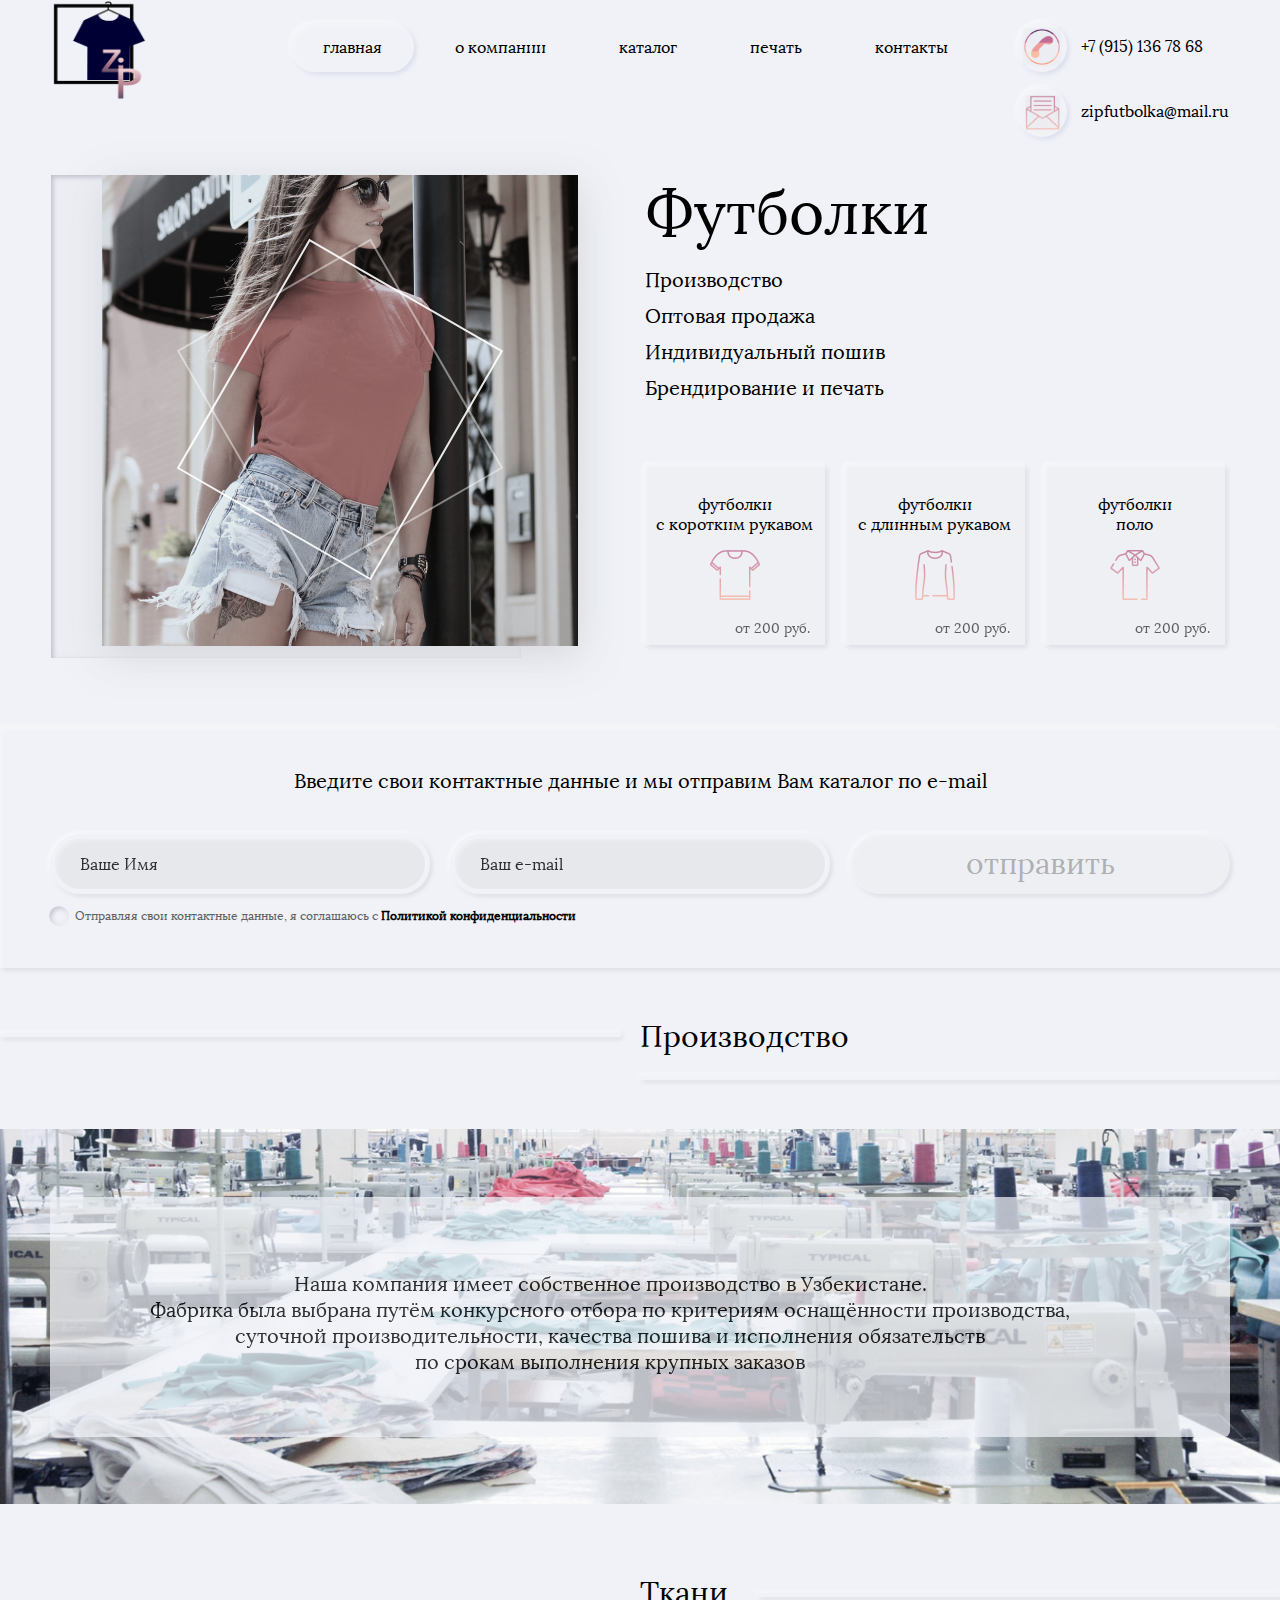
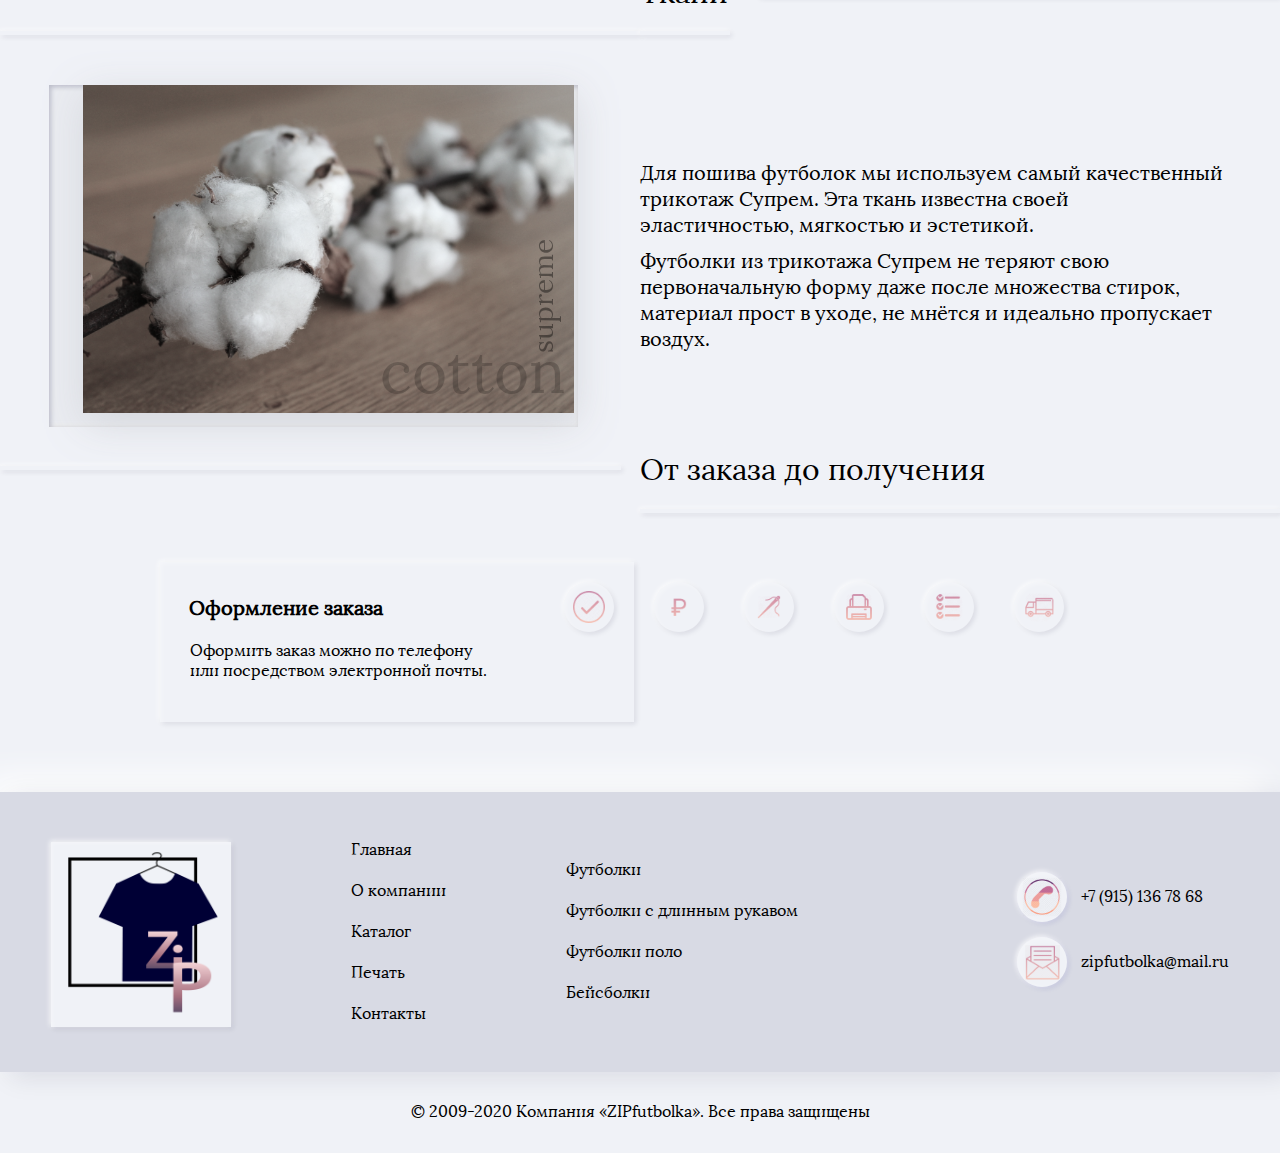
<file: index.html>
<!DOCTYPE html>
<html>
<head>
    <title>ZIPfutbolka</title>
	<meta charset="utf-8"/>
    <link type="text/css" rel="stylesheet" href="styles/index.css" />
    <link type="text/css" rel="stylesheet" href="styles/indexstyle.css" />
	<link rel="shortcut icon" href="images/logo.png" type="image/png">	
	<script src="https://ajax.googleapis.com/ajax/libs/jquery/3.5.1/jquery.min.js"></script>
	<script src="scripts/index_jq.js"></script>
	<script src="scripts/sendjs.js"></script>
</head>
<body>
    <div class="header-panel">
        <div class="header-panel-logo"><img class="logo" src="images/logo.png" /></div>
        <div class="header-panel-menu">
            <ul>
                <li class="active">главная</li>
                <a href="about"><li>о компании</li></a>
                <a href="catalog"><li>каталог</li></a>
                <a href="print"><li>печать</li></a>
                <a href="contacts"><li>контакты</li></a>
            </ul>
        </div>
        <div class="header-panel-contacts">
            <div>
                <div class="contact-icon phone">
                    <img src="images/phone.png" width="40" height="40"/>
                </div>
                <div class="inline-elem contact-description">+7 (915) 136 78 68</div>
            </div>
            <div>
				<div class="contact-icon mail">
					<img src="images/mail.png" width="35" height="35"/>
				</div>
				<div class="inline-elem contact-description">zipfutbolka@mail.ru</div>
			</div>
        </div>
    </div>
	<div class="main-content">
		<div class="image-block">
			<div class="image-shadow"></div>
			<div class="redtsh"><img src="images/index/redtsh.png"/></div>
			<div class="rectangle-decorate1">
			</div>
			<div class="rectangle-decorate2">
			</div>
		</div>
		<div class="text-block">
			<div class="text-block-caption">Футболки</div>
			<div class="actes">
			Производство<br/>
			Оптовая продажа<br/>
			Индивидуальный пошив<br/>
			Брендирование и печать<br/>
			</div>
			<div class="tsh-panels">
				<a href="catalog#catalog"><div class="tsh-panel">
					<div class="tsh-panel-text">
						футболки<br/>с коротким рукавом
					</div>
					<img src="images/index/shorttsh.png" width="50px" height="50px"/>
					<div class="tsh-panel-price">
						от 200 руб.
					</div>
				</div>
				</a>
				<a href="catalog#catalog">
				<div class="tsh-panel middle">
					<div class="tsh-panel-text">
						футболки<br/>с длинным рукавом
					</div>
					<img src="images/index/longtsh.png" width="50px" height="50px"/>
					<div class="tsh-panel-price">
						от 200 руб.
					</div>
				</div>
				</a>
				<a href="catalog#catalog">
				<div class="tsh-panel">
					<div class="tsh-panel-text">
						футболки<br/>поло
					</div>
					<img src="images/index/polo.png" width="50px" height="50px"/>
					<div class="tsh-panel-price">
						от 200 руб.
					</div>
				</div>
				</a>
			</div>
		</div>
	</div>
	<div class="feedback-panel">
		<div class="feedback-caption">
			Введите свои контактные данные и мы отправим Вам каталог по e-mail
		</div>
		<div class="inputs-panel">
				<div class="input-block">
					<input class="text-input" name="name-input" type="text" placeholder="Ваше Имя"  value="" onchange="privacyInputCheck()"/>
				</div>
				<div class="input-block">
					<input class="text-input" name="phonemail-input" type="text" placeholder="Ваш e-mail" value="" onchange="privacyInputCheck()"/>
				</div>
				<div class="input-block">
					<input class="button-input" type="button" value="отправить" disabled="true"/>
				</div>
		</div>
		<div class="privacy-panel">
			<label class="privacy-input">
			<input class="custom-input" type="checkbox" onclick="privacyInputCheck()"/>
			<div class="custom-input-text"> Отправляя свои контактные данные, я соглашаюсь с&nbsp;<a href="privacy.pdf">Политикой конфиденциальности</a></div>
	</label>
		</div>
	</div>
	<div class="production-panel">
		<div class="production-line"></div>
		<div class="production-caption caption">
		Производство<div class="production-line-bottom"></div>
		</div>
	</div>	
	<div class="about-panel">
		<div class="about-text-panel">
			<div class="about-text">
			Наша компания имеет собственное производство в Узбекистане.<br/>Фабрика была выбрана путём конкурсного отбора по критериям оснащённости производства,<br/> суточной производительности, качества пошива и исполнения обязательств<br/> по срокам выполнения крупных заказов
			</div>			
		</div>
	</div>
	<div class="textile-panel">
		<div class="textile-left-block"></div>
		<div class="textile-right-block">
			<div class="textile-caption-block">
				<div class="textile-caption caption">Ткани
				<div class="textile-line-bottom"></div>
				</div>
			</div>
			<div class="textile-right-line-block">
				<div class="textile-line-right"></div>
			</div>
		</div>
	</div>
	<div class="textile-about-panel">
		<div class="textile-image-block">
			<div class="cotton-image-shadow"></div>
				<div class="cotton">
				<img height="328px" width="491px" src="images/index/cotton1.png"/>
			</div>
			<div class="cotton-decorate">cotton</div>
			<div class="supreme-decorate">supreme</div>
		</div>
		<div class="textile-about-text">
		Для пошива футболок мы используем самый качественный<br/> трикотаж Супрем. Эта ткань известна своей<br/> эластичностью, мягкостью и эстетикой.<br/>
		<div class="textile-about-text-p">Футболки из трикотажа Супрем не теряют свою<br/> первоначальную форму даже после множества стирок,<br/> материал прост в уходе, не мнётся и идеально пропускает<br/> воздух.</div>
		</div>
	</div>
	<div class="order-panel">
		<div class="production-line"></div>
		<div class="production-caption caption">
		От заказа до получения<div class="production-line-bottom"></div>
		</div>
	</div>
	<div class="slider-panel">
		<div class="elem active-elem-panel">
			<div class="active-elem-caption" id="act-elem1" style="top: 33px;">Оформление заказа
			</div>
			<div class="active-elem-caption" id="act-elem2" style="display: none;">Оплата
			</div>
			<div class="active-elem-caption" id="act-elem3" style="display: none;">Производство
			</div>
			<div class="active-elem-caption" id="act-elem4" style="display: none;">Печать
			</div>
			<div class="active-elem-caption" id="act-elem5" style="display: none; top: 23px;">Комплектация
			</div>
			<div class="active-elem-caption" id="act-elem6" style="display: none;">Доставка
			</div>
			<div class="active-elem-description" id="act-elem1">Оформить заказ можно по телефону<br/>или посредством электронной почты. 
			</div>
			<div class="active-elem-description" id="act-elem2" style="display: none; top: 44px;">Заказ оплачивается на условиях 100%<br/> предоплаты. Счёт направляется Вам<br/> посредством электронной почты.<br/>
Для постоянных клиентов возможна<br/> отсрочка платежа. 
			</div>
			<div class="active-elem-description" id="act-elem3" style="display: none; top: 44px;">Если на складе не оказалось нужного<br/> количества, заказ полностью отдаётся<br/> в производство. В зависимости от объёма,<br/> время выполнения может составить <br/>1-10 дней. 
			</div>
			<div class="active-elem-description" id="act-elem4" style="display: none; top: 49px;">Товар с производства на печать<br/> направляется партиями, в связи с чем <br/> время выполнения заказа совпадает<br/>со сроками производства.
			</div>
			<div class="active-elem-description" id="act-elem5" style="display: none; top: 64px;">Заказ упаковывают по типу и размерным <br/>сеткам, для удобства приёмки<br/> заказчиком.
			</div>
			<div class="active-elem-description" id="act-elem6" style="display: none; top: 54px;">Заказы по Москве и Московской области<br/> доставляются бесплатно. <br/>
Для регионов действует бесплатная<br/> доставка до транспортной компании. 
			</div>
		</div>
		<div class="elem-icon" id="elem1" title="Оформление заказа" onclick="testing('elem1')" style="left: 404px;">
			<img height="40px" width="40px" src="images/index/order/make.png"/>
		</div>
		<div class="elem-icon" id="elem2" title="Оплата" onclick="testing('elem2')" style="left: 494px;">
			<img height="40px" width="40px" src="images/index/order/pay.png"/>
		</div>
		<div class="elem-icon" id="elem3" title="Производство" onclick="testing('elem3')" style="left: 584px;">
			<img height="40px" width="40px" src="images/index/order/processing.png"/>
		</div>
		<div class="elem-icon" id="elem4" title="Печать" onclick="testing('elem4')" style="left: 674px;">
			<img height="40px" width="40px" src="images/index/order/print.png"/>
		</div>
		<div class="elem-icon" id="elem5" title="Комплектация" onclick="testing('elem5')" style="left: 764px;">
			<img height="40px" width="40px" src="images/index/order/complectation.png"/>
		</div>
		<div class="elem-icon" id="elem6" title="Доставка" onclick="testing('elem6')" style="left: 854px;">
			<img height="40px" width="40px" src="images/index/order/ship.png"/>
		</div>
	</div>	
	<div class="footer-panel">
		<div class="links">
			<div class="links-panel">
			<div class="logo-big">
				<img height="180px" width="180px" src="images/logobig.png"/>
			</div>
			<div class="links-block1">
			<p><a href="index">Главная</a></p>
			<p><a href="about">О компании</a></p>
			<p><a href="catalog">Каталог</a></p>
			<p><a href="print">Печать</a></p>
			<p><a href="contacts">Контакты</a></p>
			</div>
			<div class="links-block2">
			<p><a href="catalog#catalog">Футболки</a></p>
			<p><a href="catalog#catalog">Футболки с длинным рукавом</a></p>
			<p><a href="catalog#catalog">Футболки поло</a></p>
			<p><a href="catalog#catalog">Бейсболки</a></p>
			</div>
			<div class="contacts">	
			<div>
                <div class="contact-icon phone">
                    <img src="images/phone.png" width="40" height="40"/>
                </div>
                <div class="inline-elem contact-description">+7 (915) 136 78 68</div>
            </div>
            <div>
				<div class="contact-icon mail">
					<img src="images/mail.png" width="35" height="35"/>
				</div>
				<div class="inline-elem contact-description">zipfutbolka@mail.ru</div>
			</div>
			</div>
			</div>
		</div>
		<div class="copyright">&copy; 2009-2020 Компания «ZIPfutbolka». Все права защищены</div>
	</div>
</body>
</html>
</file>
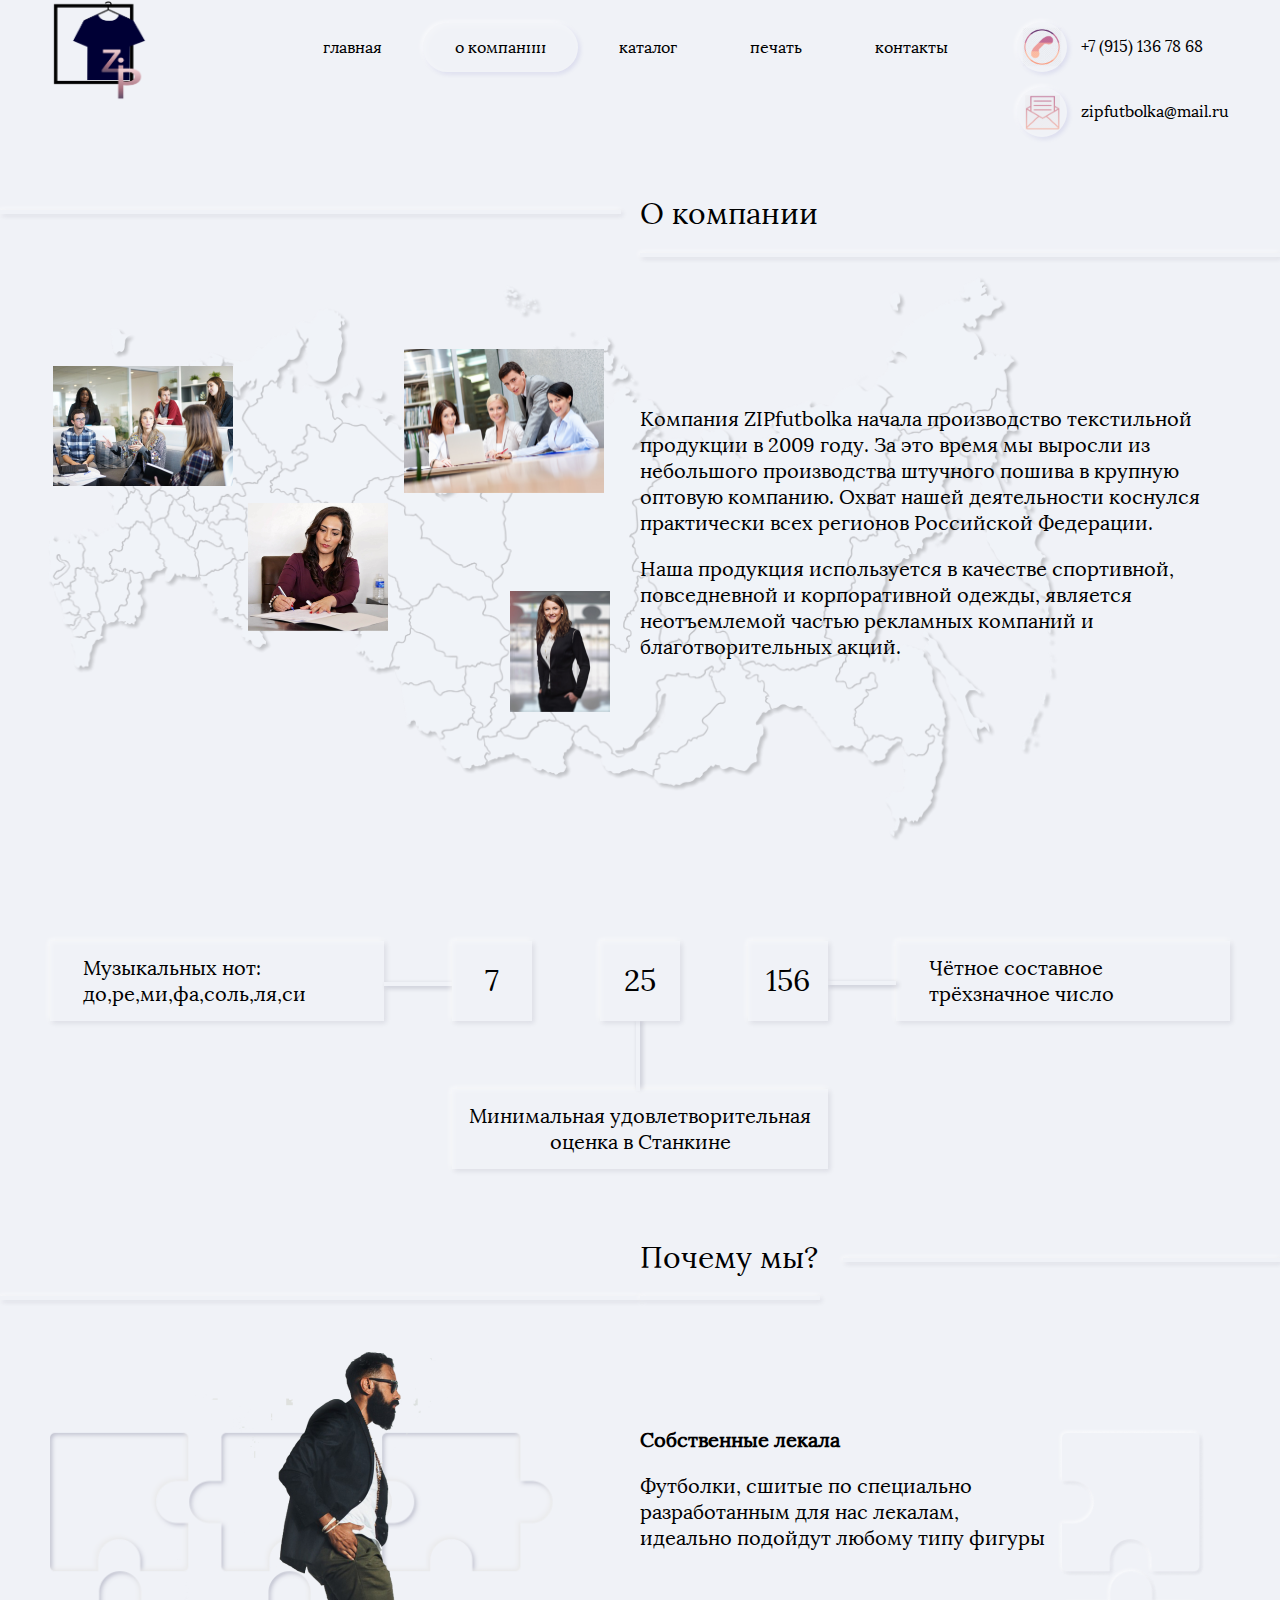
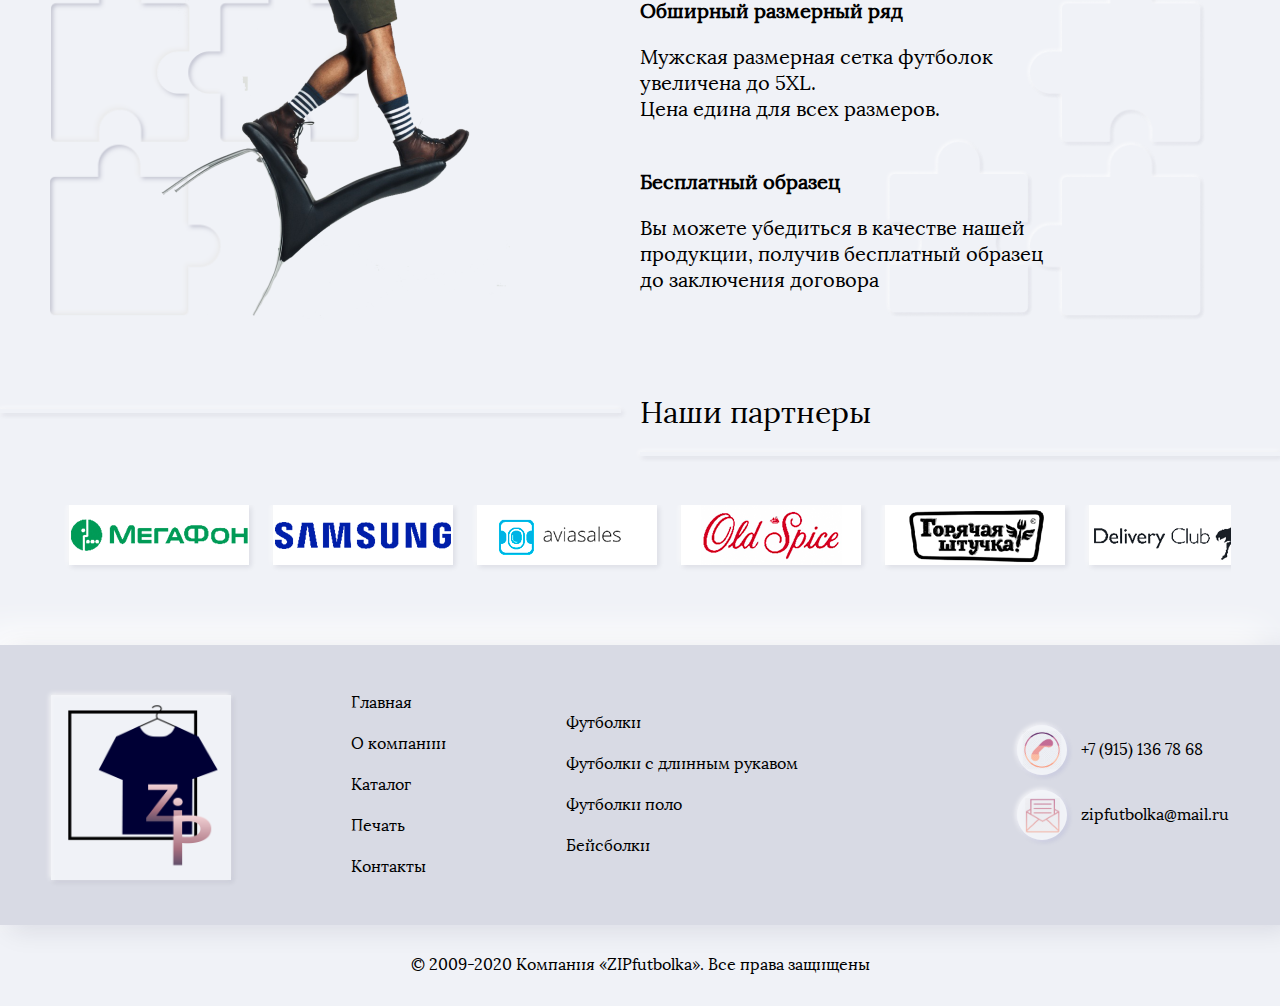
<file: about.html>
<!DOCTYPE html>
<html>
<head>
    <title>О компании - ZIPfutbolka</title>
	<meta charset="utf-8"/>
    <link type="text/css" rel="stylesheet" href="styles/index.css" />
	<link type="text/css" rel="stylesheet" href="styles/carousel.css" />
	<link type="text/css" rel="stylesheet" href="styles/aboutstyle.css" />
	<link rel="shortcut icon" href="images/logo.png" type="image/png">
</head>
<body>
    <div class="header-panel">
        <div class="header-panel-logo"><img class="logo" src="images/logo.png" /></div>
        <div class="header-panel-menu">
            <ul>
                <a href="index"><li>главная</li></a>
                <li class="active">о компании</li>
                <a href="catalog"><li>каталог</li></a>
                <a href="print"><li>печать</li></a>
                <a href="contacts"><li>контакты</li></a>
            </ul>
        </div>
        <div class="header-panel-contacts">
            <div>
                <div class="contact-icon phone">
                    <img src="images/phone.png" width="40" height="40"/>
                </div>
                <div class="inline-elem contact-description">+7 (915) 136 78 68</div>
            </div>
            <div>
				<div class="contact-icon mail">
					<img src="images/mail.png" width="35" height="35"/>
				</div>
				<div class="inline-elem contact-description">zipfutbolka@mail.ru</div>
			</div>
        </div>
    </div>
	
	<div class="about-company-panel">
		<div class="about-company-line"></div>
		<div class="about-company-caption caption">
		О компании<div class="about-company-line-bottom"></div>
		</div>
	</div>
	<div class="about-company-text-panel">
		<div class="map-background">
			<img height="567px" src="images/about/map.png"/>
		</div>
		<div class="image-decorate img1">
			<img height="120px" src="images/about/image1.png"/>
		</div>
		<div class="image-decorate img2">
			<img width="200px" src="images/about/image2.png"/>
		</div>
		<div class="image-decorate img3">
			<img width="140px" src="images/about/image3.png"/>
		</div>
		<div class="image-decorate img4">
			<img width="100px" src="images/about/image4.png"/>
		</div>
		<div class="text-block">
			Компания ZIPfutbolka начала производство текстильной продукции в 2009 году. За это время мы выросли из небольшого производства штучного пошива в крупную оптовую компанию. Охват нашей деятельности коснулся практически всех регионов Российской Федерации.
			<p>Наша продукция используется в качестве спортивной, повседневной и корпоративной одежды, является неотъемлемой частью рекламных компаний и благотворительных акций.</p>
		</div>
	</div>
	<div class="facts-panel">	
		<div class="text-fact left-text-fact"><div class="text-f">Музыкальных нот: до,ре,ми,фа,соль,ля,си</div> 
		</div>
		<div class="text-fact right-text-fact"><div class="text-f">Чётное составное трёхзначное число</div> 
		</div>
		<div class="text-fact center-text-fact">Минимальная удовлетворительная </br>оценка в Станкине 
		</div>	
		<div class="hor-line line-left">
		</div>
		<div class="hor-line line-right">
		</div>
		<div class="hor-line ver-line">
		</div>
		<div class="num-fact left-num-fact">7
		</div>
		<div class="num-fact right-num-fact">156
		</div>
		<div class="num-fact center-num-fact">25
		</div>
	</div>
	<div class="why-panel">
		<div class="why-left-block"></div>
		<div class="why-right-block">
			<div class="why-caption-block">
				<div class="why-caption caption">Почему мы?
				<div class="why-line-bottom"></div>
				</div>
			</div>
			<div class="why-right-line-block">
				<div class="why-line-right"></div>
			</div>
		</div>
	</div>
	<div class="why-text-panel">
		<div class="why-background">
			<img height="495px" src="images/about/why.png"/>
		</div>
		<div class="why-text-block">
			<div class="sub-text-block top-block"><p>Собственные лекала</p>
			Футболки, сшитые по специально<br/>разработанным для нас лекалам,<br/>идеально подойдут любому типу фигуры
			</div>
			<div class="sub-text-block"><p>Обширный размерный ряд</p>
			Мужская размерная сетка футболок<br/>увеличена до 5XL.<br/>Цена едина для всех размеров.
			</div>
			<div class="sub-text-block"><p>Бесплатный образец</p>
			Вы можете убедиться в качестве нашей<br/>продукции, получив бесплатный образец<br/>до заключения договора
			</div>
		</div>
		<div class="why-image"><img height="584px" src="images/about/image5.png"/>
			</div>
	</div>
	
	<div class="partners-panel">
		<div class="partners-line"></div>
		<div class="partners-caption caption">
		Наши партнеры<div class="partners-line-bottom"></div>
		</div>
	</div>
	<div class="partners-carousel-panel">
		<div class="carousel-items">
			<div class="partner-block"><img src="images/about/partner/1.png"/></div>
			<div class="partner-block"><img src="images/about/partner/2.png"/></div>
			<div class="partner-block"><img src="images/about/partner/3.png"/></div>
			<div class="partner-block"><img src="images/about/partner/4.png"/></div>
			<div class="partner-block"><img src="images/about/partner/5.png"/></div>
			<div class="partner-block"><img src="images/about/partner/6.png"/></div>
			<div class="partner-block"><img src="images/about/partner/7.png"/></div>
			<div class="partner-block"><img src="images/about/partner/8.png"/></div>
			<div class="partner-block"><img src="images/about/partner/1.png"/></div>
			<div class="partner-block"><img src="images/about/partner/2.png"/></div>
			<div class="partner-block"><img src="images/about/partner/3.png"/></div>
			<div class="partner-block"><img src="images/about/partner/4.png"/></div>
			<div class="partner-block"><img src="images/about/partner/5.png"/></div>
			<div class="partner-block"><img src="images/about/partner/6.png"/></div>
		</div>
	</div>
	
	<div class="footer-panel">
		<div class="links">
			<div class="links-panel">
			<div class="logo-big">
				<img height="180px" width="180px" src="images/logobig.png"/>
			</div>
			<div class="links-block1">
			<p><a href="index">Главная</a></p>
			<p><a href="about">О компании</a></p>
			<p><a href="catalog">Каталог</a></p>
			<p><a href="print">Печать</a></p>
			<p><a href="contacts">Контакты</a></p>
			</div>
			<div class="links-block2">
			<p><a href="catalog#catalog">Футболки</a></p>
			<p><a href="catalog#catalog">Футболки с длинным рукавом</a></p>
			<p><a href="catalog#catalog">Футболки поло</a></p>
			<p><a href="catalog#catalog">Бейсболки</a></p>
			</div>
			<div class="contacts">	
			<div>
                <div class="contact-icon phone">
                    <img src="images/phone.png" width="40" height="40"/>
                </div>
                <div class="inline-elem contact-description">+7 (915) 136 78 68</div>
            </div>
            <div>
				<div class="contact-icon mail">
					<img src="images/mail.png" width="35" height="35"/>
				</div>
				<div class="inline-elem contact-description">zipfutbolka@mail.ru</div>
			</div>
			</div>
			</div>
		</div>
		<div class="copyright">&copy; 2009-2020 Компания «ZIPfutbolka». Все права защищены</div>
	</div>
</body>
</html>
</file>
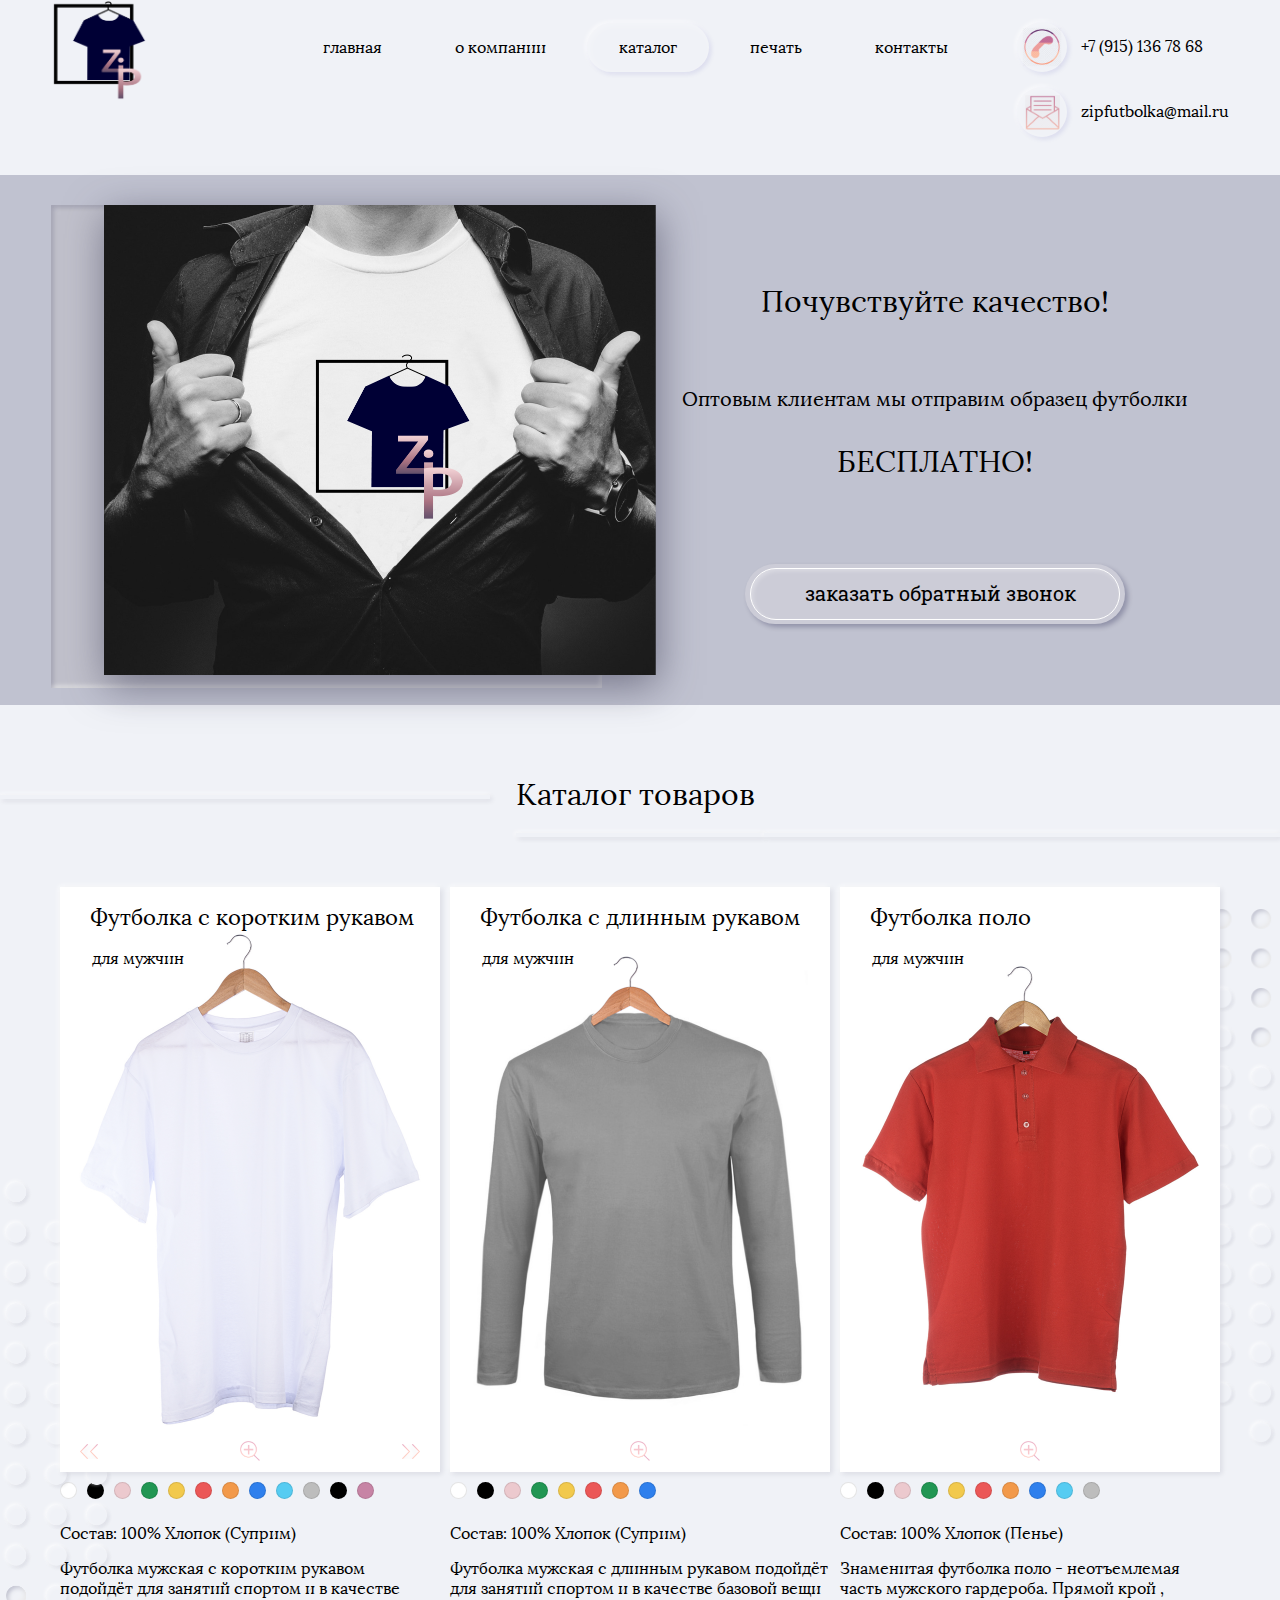
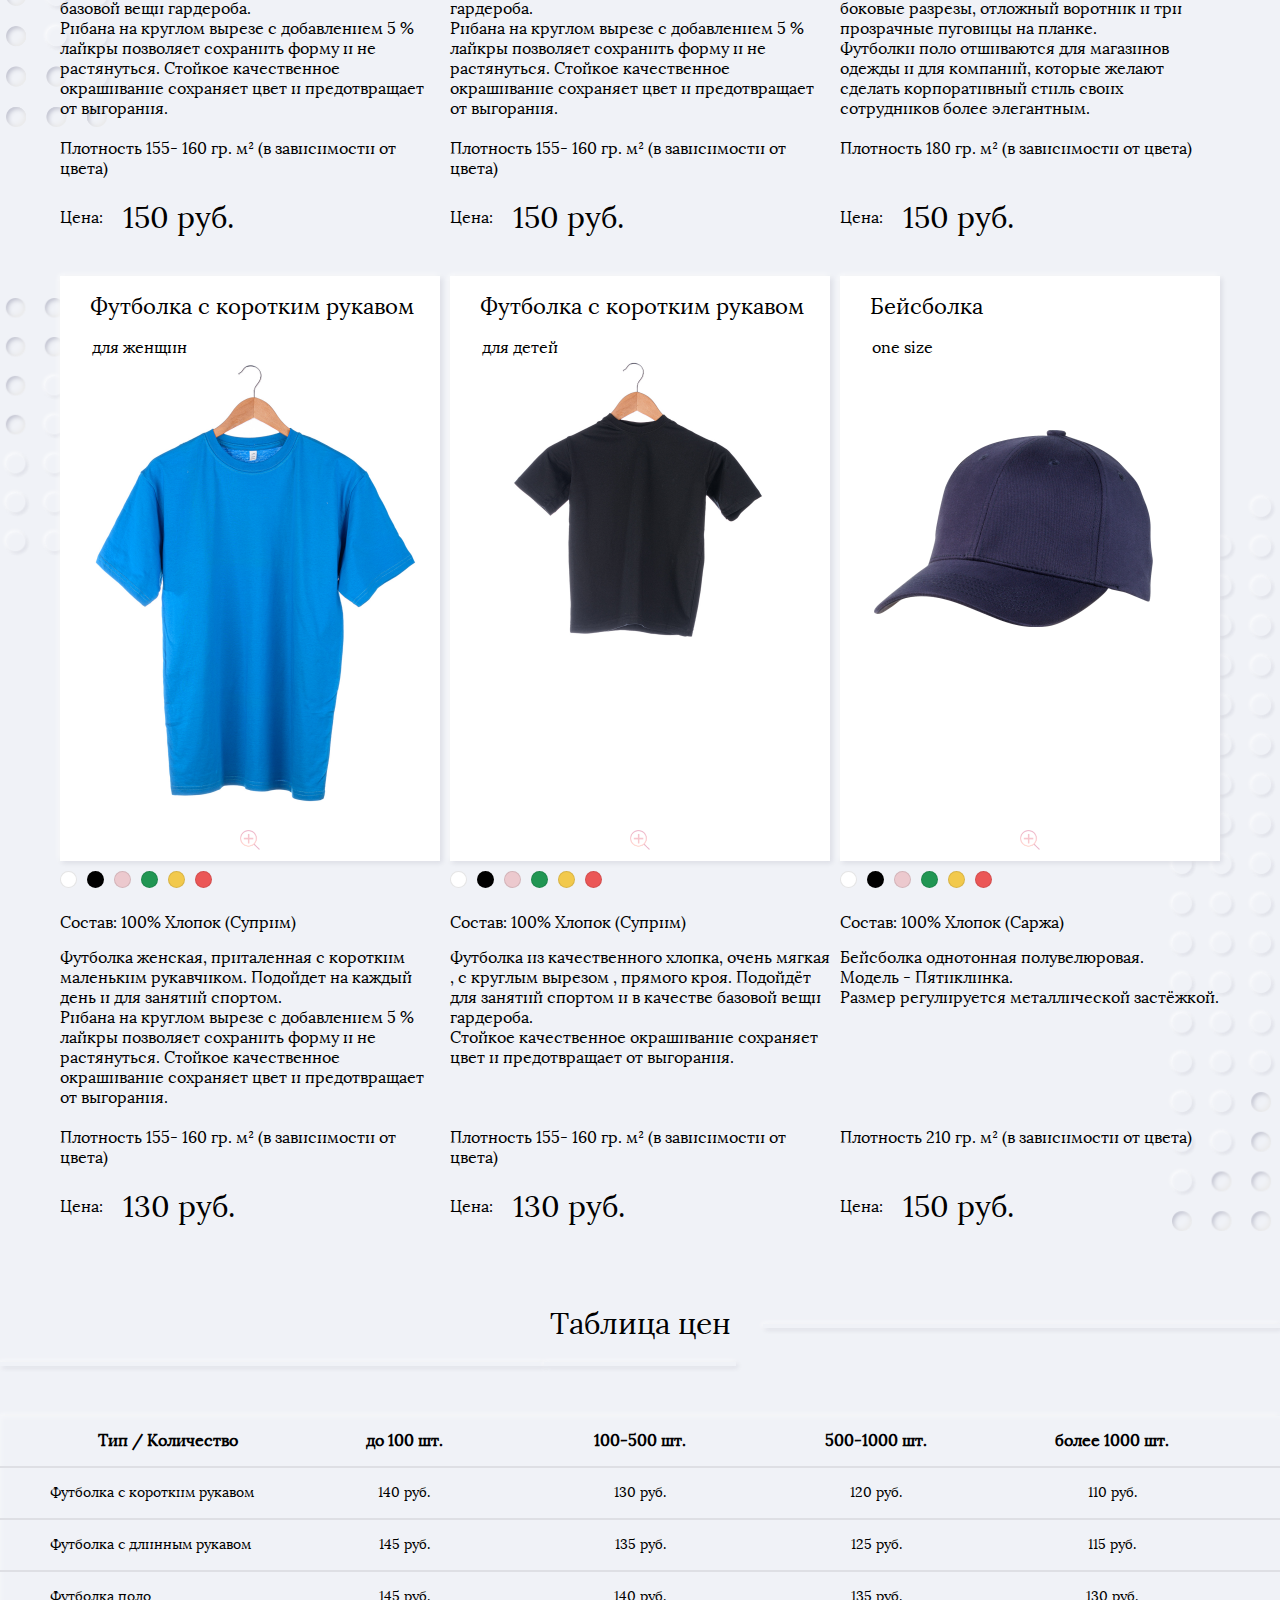
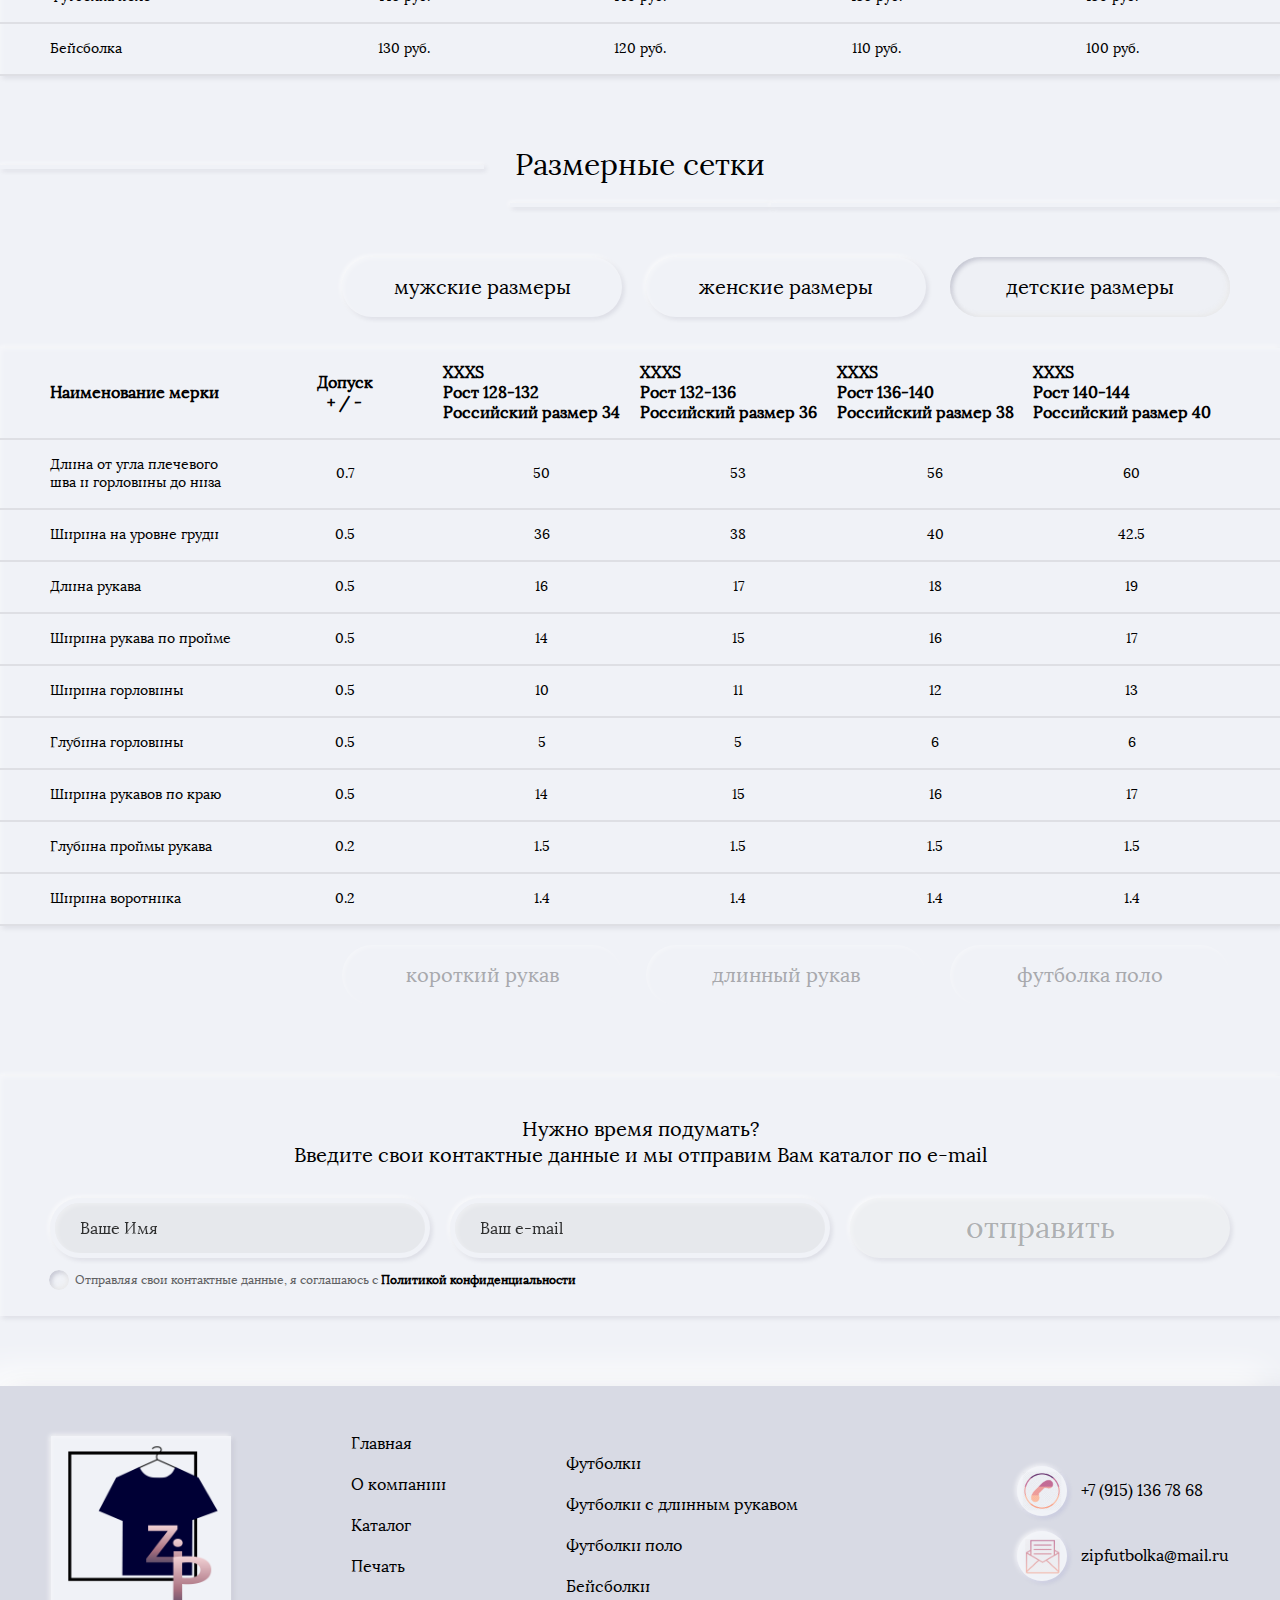
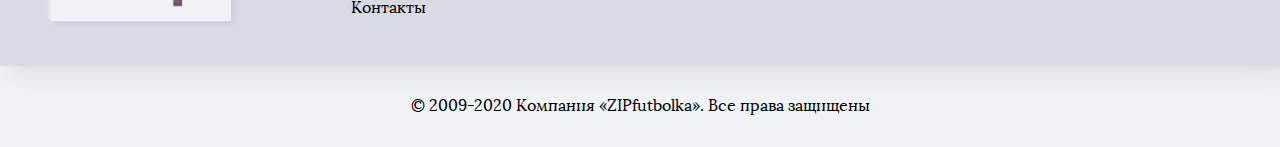
<file: catalog.html>
<!DOCTYPE html>
<html>
<head>
	<link href="https://fonts.googleapis.com/css2?family=Roboto+Slab&display=swap" rel="stylesheet">
    <title>Каталог - ZIPfutbolka</title>
	<meta charset="utf-8"/>
    <link type="text/css" rel="stylesheet" href="styles/index.css" />
    <link type="text/css" rel="stylesheet" href="styles/catalogstyle.css" />

	<link rel="shortcut icon" href="images/logo.png" type="image/png">
	<script src="https://ajax.googleapis.com/ajax/libs/jquery/3.5.1/jquery.min.js"></script>
	<script src="scripts/catalog.js"></script>
	<script src="scripts/inptscheck.js"></script>
	<script src="scripts/sendjs.js"></script>
</head>
<body>
	

    <div class="header-panel">
        <div class="header-panel-logo"><img class="logo" src="images/logo.png" /></div>
        <div class="header-panel-menu">
            <ul>
                <a href="index"><li>главная</li></a>
                <a href="about"><li>о компании</li></a>
                <li class="active">каталог</li>
                <a href="print"><li>печать</li></a>
                <a href="contacts"><li>контакты</li></a>
            </ul>
        </div>
        <div class="header-panel-contacts">
            <div>
                <div class="contact-icon phone">
                    <img src="images/phone.png" width="40" height="40"/>
                </div>
                <div class="inline-elem contact-description">+7 (915) 136 78 68</div>
            </div>
            <div>
				<div class="contact-icon mail">
					<img src="images/mail.png" width="35" height="35"/>
				</div>
				<div class="inline-elem contact-description">zipfutbolka@mail.ru</div>
			</div>
        </div>
    </div>
	
	<div class="feedback-top-panel">
		<div class="feedback-block">
			<div class="feedback-shadow">
			</div>
			<div class="feedback-image">
				<img src="images/catalog/image1.png" height="470px"/>
			</div>
			<div class="feedback-text-block">
				<div class="feedback-text-1">Почувствуйте качество!</div>
				<div class="feedback-text-2">Оптовым клиентам мы отправим образец футболки</div>
				<div class="feedback-text-3">бесплатно!</div>
				<div class="feedback-button-top" onclick="showFeedbackPanel()">
					<div class="feedback-button-decorate">			
						<div class="feedback-button-text"> заказать обратный звонок</div>
					</div>
				</div>
			</div>
			<div class="feedback-text-block-active" style="display: none; opacity: 0;">
				<div class="feedback-text-block-active-decorate" style="opacity: 0;"> 
					<div class="feedback-text-block-active-main">
						<div class="feedback-text-block-active-main-caption">Отправьте свои контактные данные,<br/>и мы перезвоним Вам в ближайшие 5 минут.
						</div>
						<div class="feedback-text-block-active-main-name-input">
							<input class="text-input" name="name-input" type="text" placeholder="Ваше Имя" onchange="privacyInputCheck(0)"/>
						</div>
						<div class="feedback-text-block-active-main-phone-input">
							<input class="text-input" name="phonemail-input" type="text" placeholder="Ваш телефон" onchange="privacyInputCheck(0)"/>
						</div>
						<div class="feedback-text-block-active-main-privacy">
							<label class="privacy-input">
							<input class="custom-input" type="checkbox" onclick="privacyInputCheck(0)"/>
							<div class="custom-input-text"> Отправляя свои контактные данные, я соглашаюсь с&nbsp;<a href="privacy.pdf">Политикой конфиденциальности</a></div>
							</label>
						</div>
						<div class="feedback-text-block-active-main-button">
							<input class="button-input" type="button" value="отправить" disabled="true"/>
						</div>
					</div>
				</div>
			</div>
		</div>
	</div>
	<a id="catalog"></a>
	<div class="catalog-caption-panel">
		<div class="contacts-caption-left-line-block">
			<div class="contacts-middle-line">
			</div>	
		</div>
		<div class="catalog-caption-text">Каталог товаров
		<div class="contacts-bottom-line">
			</div>	
		</div>
		<div class="contacts-caption-right-line-block">
			<div class="contacts-bottom-line">
			</div>	
		</div>	
	</div>
	
	<div class="catalog-panel">
		<div class="catalog-block">
			<div class="decor left-decor">
				<div class="left-decor-top">
				</div>
				<div class="left-decor-bottom">
				</div>
			</div>
			
			<div class="decor right-decor">
				<div class="right-decor-top">
				</div>
				<div class="right-decor-bottom">
				</div>
			</div>
			
			<div class="items-block">
				<div class="item">
					<div class="item-header">
						<div class="item-img-block">
							<img class="item-img" src="images/catalog/goods/man-tsh/man-tsh-1.png"/>
						</div>
						<div class="item-caption">
						Футболка с коротким рукавом
						</div>		
						<div class="item-description">
						для мужчин
						</div>		
						<div class="control-block">
							<div class="left-arr-button" onclick="switchImage(this,3)">
								<img height="15px" src="images/catalog/arrow-left1.png"/>
							</div>
							<div class="zoom-button" onclick="zoomImage(this)">
								<img height="20px" src="images/catalog/zoom1.png"/>
							</div>
							<div class="right-arr-button" onclick="switchImage(this,3)">
								<img height="15px" src="images/catalog/arrow-right1.png"/>
							</div>
						</div>
					</div>
					<div class="colors-block">
							<div class="color-circle white-color"></div>
							<div class="color-circle black-color"></div>
							<div class="color-circle pink-color"></div>
							<div class="color-circle green-color"></div>
							<div class="color-circle yellow-color"></div>
							<div class="color-circle red-color"></div>
							<div class="color-circle orange-color"></div>
							<div class="color-circle blue-color"></div>
							<div class="color-circle lightblue-color"></div>
							<div class="color-circle grey-color"></div>
							<div class="color-circle black-color"></div>
							<div class="color-circle purple-color"></div>
						</div>
					<div class="item-description-block">
						<div class="material-block">
						Состав: 100% Хлопок (Суприм)
						</div>
						<div class="description-block">
						Футболка мужская с коротким рукавом подойдёт для занятий спортом и в качестве базовой вещи гардероба.<br/>
						Рибана на круглом вырезе  с добавлением 5 % лайкры позволяет сохранить форму и не растянуться. Стойкое качественное окрашивание сохраняет цвет и предотвращает от выгорания.   
						</div>
						<div class="density-block">
						Плотность 155- 160 гр. м² (в зависимости от цвета)
						</div>
						<div class="price-block">
							<div class="price-text">
								Цена:
							</div>
							<div class="price-num">
								150 руб.
							</div>
						</div>
					</div>
				</div>
				<div class="item item2">
					<div class="item-header">
						<div class="item-img-block">
							<img class="item-img" src="images/catalog/goods/man-tsh-long/man-tsh-long-1.png"/>
						</div>
						<div class="item-caption">
						Футболка с длинным рукавом
						</div>		
						<div class="item-description">
						для мужчин
						</div>		
						<div class="control-block">
							<div class="left-arr-button">
							</div>
							<div class="zoom-button" onclick="zoomImage(this)">
								<img height="20px" src="images/catalog/zoom1.png"/>
							</div>
							<div class="right-arr-button">
							</div>
						</div>
					</div>
					<div class="colors-block">
							<div class="color-circle white-color"></div>
							<div class="color-circle black-color"></div>
							<div class="color-circle pink-color"></div>
							<div class="color-circle green-color"></div>
							<div class="color-circle yellow-color"></div>
							<div class="color-circle red-color"></div>
							<div class="color-circle orange-color"></div>
							<div class="color-circle blue-color"></div>
						</div>
					<div class="item-description-block">
						<div class="material-block">
						Состав: 100% Хлопок (Суприм)
						</div>
						<div class="description-block">
						Футболка мужская с длинным рукавом подойдёт для занятий спортом и в качестве базовой вещи гардероба.<br/>
						Рибана на круглом вырезе  с добавлением 5 % лайкры позволяет сохранить форму и не растянуться. Стойкое качественное окрашивание сохраняет цвет и предотвращает от выгорания.    
						</div>
						<div class="density-block">
						Плотность 155- 160 гр. м² (в зависимости от цвета)
						</div>
						<div class="price-block">
							<div class="price-text">
								Цена:
							</div>
							<div class="price-num">
								150 руб.
							</div>
						</div>
					</div>
				</div>
				<div class="item">
				<div class="item-header">
						<div class="item-img-block">
							<img class="item-img" src="images/catalog/goods/man-polo/man-polo-1.png"/>
						</div>
						<div class="item-caption">
						Футболка поло
						</div>		
						<div class="item-description">
						для мужчин
						</div>		
						<div class="control-block">
							<div class="left-arr-button">
							</div>
							<div class="zoom-button" onclick="zoomImage(this)">
								<img height="20px" src="images/catalog/zoom1.png"/>
							</div>
							<div class="right-arr-button">
							</div>
						</div>
					</div>
					<div class="colors-block">
							<div class="color-circle white-color"></div>
							<div class="color-circle black-color"></div>
							<div class="color-circle pink-color"></div>
							<div class="color-circle green-color"></div>
							<div class="color-circle yellow-color"></div>
							<div class="color-circle red-color"></div>
							<div class="color-circle orange-color"></div>
							<div class="color-circle blue-color"></div>
							<div class="color-circle lightblue-color"></div>
							<div class="color-circle grey-color"></div>
						</div>
					<div class="item-description-block">
						<div class="material-block">
						Состав: 100% Хлопок (Пенье)
						</div>
						<div class="description-block">
						Знаменитая футболка поло - неотъемлемая часть мужского гардероба. Прямой крой , боковые разрезы, отложный воротник и три прозрачные пуговицы на планке. <br/>
						Футболки поло отшиваются для магазинов одежды и для компаний, которые желают сделать корпоративный стиль своих сотрудников более элегантным.     
						</div>
						<div class="density-block">
						Плотность 180 гр. м² (в зависимости от цвета)
						</div>
						<div class="price-block">
							<div class="price-text">
								Цена:
							</div>
							<div class="price-num">
								150 руб.
							</div>
						</div>
					</div>
				</div>
				<div class="item">
					<div class="item-header">
						<div class="item-img-block">
							<img class="item-img" src="images/catalog/goods/wman-tsh/wman-tsh-1.png"/>
						</div>
						<div class="item-caption">
						Футболка с коротким рукавом
						</div>		
						<div class="item-description">
						для женщин
						</div>		
						<div class="control-block">
							<div class="left-arr-button">
							</div>
							<div class="zoom-button" onclick="zoomImage(this)">
								<img height="20px" src="images/catalog/zoom1.png"/>
							</div>
							<div class="right-arr-button">
							</div>
						</div>
					</div>
					<div class="colors-block">
							<div class="color-circle white-color"></div>
							<div class="color-circle black-color"></div>
							<div class="color-circle pink-color"></div>
							<div class="color-circle green-color"></div>
							<div class="color-circle yellow-color"></div>
							<div class="color-circle red-color"></div>
							
						</div>
					<div class="item-description-block">
						<div class="material-block">
						Состав: 100% Хлопок (Суприм)
						</div>
						<div class="description-block">
						Футболка женская, приталенная с коротким маленьким рукавчиком. Подойдет на каждый день и для занятий спортом.<br/>
						Рибана на круглом вырезе  с добавлением 5 % лайкры позволяет сохранить форму и не растянуться. Стойкое качественное окрашивание сохраняет цвет и предотвращает от выгорания.    
						</div>
						<div class="density-block">
						Плотность 155- 160 гр. м² (в зависимости от цвета)
						</div>
						<div class="price-block">
							<div class="price-text">
								Цена:
							</div>
							<div class="price-num">
								130 руб.
							</div>
						</div>
					</div>
				</div>
				<div class="item item2">
					<div class="item-header">
						<div class="item-img-block">
							<img class="item-img" src="images/catalog/goods/child-tsh/child-tsh-1.png"/>
						</div>
						<div class="item-caption">
						Футболка с коротким рукавом
						</div>		
						<div class="item-description">
						для детей
						</div>		
						<div class="control-block">
							<div class="left-arr-button">
							</div>
							<div class="zoom-button" onclick="zoomImage(this)">
								<img height="20px" src="images/catalog/zoom1.png"/>
							</div>
							<div class="right-arr-button">
							</div>
						</div>
					</div>
					<div class="colors-block">
							<div class="color-circle white-color"></div>
							<div class="color-circle black-color"></div>
							<div class="color-circle pink-color"></div>
							<div class="color-circle green-color"></div>
							<div class="color-circle yellow-color"></div>
							<div class="color-circle red-color"></div>
							
						</div>
					<div class="item-description-block">
						<div class="material-block">
						Состав: 100% Хлопок (Суприм)
						</div>
						<div class="description-block">
						Футболка из качественного хлопка, очень мягкая , с круглым вырезом , прямого кроя. Подойдёт для занятий спортом и в качестве базовой вещи гардероба.<br/>
						Стойкое качественное окрашивание сохраняет цвет и предотвращает от выгорания.     
						</div>
						<div class="density-block">
						Плотность 155- 160 гр. м² (в зависимости от цвета)
						</div>
						<div class="price-block">
							<div class="price-text">
								Цена:
							</div>
							<div class="price-num">
								130 руб.
							</div>
						</div>
					</div>
				</div>
				<div class="item">
				<div class="item-header">
						<div class="item-img-block">
							<img class="item-img" src="images/catalog/goods/uni-cap/uni-cap-1.png"/>
						</div>
						<div class="item-caption">
						Бейсболка
						</div>		
						<div class="item-description">
						one size
						</div>		
						<div class="control-block">
							<div class="left-arr-button">
							</div>
							<div class="zoom-button" onclick="zoomImage(this)">
								<img height="20px" src="images/catalog/zoom1.png"/>
							</div>
							<div class="right-arr-button">
							</div>
						</div>
					</div>
					<div class="colors-block">
							<div class="color-circle white-color"></div>
							<div class="color-circle black-color"></div>
							<div class="color-circle pink-color"></div>
							<div class="color-circle green-color"></div>
							<div class="color-circle yellow-color"></div>
							<div class="color-circle red-color"></div>
							
						</div>
					<div class="item-description-block">
						<div class="material-block">
						Состав: 100% Хлопок (Саржа)
						</div>
						<div class="description-block">
						Бейсболка однотонная полувелюровая.<br/>
						Модель - Пятиклинка. <br/>
						Размер регулируется металлической застёжкой.    
						</div>
						<div class="density-block">
						Плотность 210 гр. м² (в зависимости от цвета)
						</div>
						<div class="price-block">
							<div class="price-text">
								Цена:
							</div>
							<div class="price-num">
								150 руб.
							</div>
						</div>
					</div>
				</div>
			</div>
			
			
		</div>
	</div>
	
	<div class="table-price-caption-panel">
		<div class="contacts-caption-left-line-block">
			<div class="contacts-bottom-line">
			</div>	
		</div>
		<div class="table-price-caption-text">Таблица цен
		<div class="contacts-bottom-line">
			</div>	
		</div>
		<div class="contacts-caption-right-line-block">
			<div class="table-price-middle-line">
			</div>			
		</div>	
	</div>
	
	<div class="price-panel">
		<div class="table-panel">
			<div class="table-block">
				<div class="table-td head-td">Тип / Количество</div>
				<div class="table-td head-td">до 100 шт.</div>
				<div class="table-td head-td">100-500 шт.</div>
				<div class="table-td head-td">500-1000 шт.</div>
				<div class="table-td head-td">более 1000 шт.</div>
			</div>
		</div>
		<div class="table-panel">
			<div class="table-block">
				<div class="table-td capt-td">Футболка с коротким рукавом</div>
				<div class="table-td">140 руб.</div>
				<div class="table-td">130 руб.</div>
				<div class="table-td">120 руб.</div>
				<div class="table-td">110 руб.</div>
			</div>
		</div>
		<div class="table-panel">
			<div class="table-block">
				<div class="table-td capt-td">Футболка с длинным рукавом</div>
				<div class="table-td">145 руб.</div>
				<div class="table-td">135 руб.</div>
				<div class="table-td">125 руб.</div>
				<div class="table-td">115 руб.</div>
			</div>
		</div>
		<div class="table-panel">
			<div class="table-block">
				<div class="table-td capt-td">Футболка поло</div>
				<div class="table-td">145 руб.</div>
				<div class="table-td">140 руб.</div>
				<div class="table-td">135 руб.</div>
				<div class="table-td">130 руб.</div>
			</div>
		</div>
		<div class="table-panel">
			<div class="table-block">
				<div class="table-td capt-td">Бейсболка</div>
				<div class="table-td">130 руб.</div>
				<div class="table-td">120 руб.</div>
				<div class="table-td">110 руб.</div>
				<div class="table-td">100 руб.</div>
			</div>
		</div>
	</div>
	
	<div class="size-caption-panel">
		<div class="contacts-caption-left-line-block">
			<div class="contacts-middle-line">
			</div>	
		</div>
		<div class="size-caption-text">Размерные сетки
		<div class="contacts-bottom-line">
			</div>	
		</div>
		<div class="contacts-caption-right-line-block">
			<div class="contacts-bottom-line">
			</div>	
		</div>	
	</div>
	
	<div class="input-slip-panel">
		<div class="input-slip-block">
			<div class="button-slip-block">
				<input class="button-slip-input" type="button" value="мужские размеры" onclick="showPanel('men',this)">
			</div>
			<div class="button-slip-block">
				<input class="button-slip-input" type="button" value="женские размеры" onclick="showPanel('wmen',this)">
			</div>
			<div class="button-slip-block">
				<input class="button-slip-input button-slip-input-activated" type="button" value="детские размеры" onclick="showPanel('children',this)">
			</div>
		</div>
	</div>
	
	<div class="size-panel" id="men-polo" style="display: none;">
		<div class="table-panel">
			<div class="table-block">
				<div class="table-td long-td table-td-m head-td">Наименование мерки</div>
				<div class="table-td table-td-m head-td">Допуск<br/>+ / -</div>
				<div class="table-td table-td-m head-td">XS</div>
				<div class="table-td table-td-m head-td">S</div>
				<div class="table-td table-td-m head-td">M</div>
				<div class="table-td table-td-m head-td">L</div>
				<div class="table-td table-td-m head-td">XL</div>
				<div class="table-td table-td-m head-td">2XL</div>
				<div class="table-td table-td-m head-td">3XL</div>
				<div class="table-td table-td-m head-td">4XL</div>
				<div class="table-td table-td-m head-td">5XL</div>
			</div>
		</div>
		<div class="table-panel">
			<div class="table-block">
				<div class="table-td long-td table-td-m capt-td">Длина/Ширина изделия</div>
				<div class="table-td table-td-m">2/1</div>
				<div class="table-td table-td-m">66/48</div>
				<div class="table-td table-td-m">68/50</div>
				<div class="table-td table-td-m">70/52</div>
				<div class="table-td table-td-m">71/54</div>
				<div class="table-td table-td-m">72/56</div>
				<div class="table-td table-td-m">75/58</div>
				<div class="table-td table-td-m">75/60</div>
				<div class="table-td table-td-m">76/62</div>
				<div class="table-td table-td-m">76/64</div>
			</div>
		</div>
		<div class="table-panel">
			<div class="table-block">
				<div class="table-td long-td table-td-m capt-td">Длина рукава</div>
				<div class="table-td table-td-m">1</div>
				<div class="table-td table-td-m">20</div>
				<div class="table-td table-td-m">21</div>
				<div class="table-td table-td-m">21</div>
				<div class="table-td table-td-m">22</div>
				<div class="table-td table-td-m">22</div>
				<div class="table-td table-td-m">24</div>
				<div class="table-td table-td-m">25</div>
				<div class="table-td table-td-m">25</div>
				<div class="table-td table-td-m">26</div>
			</div>
		</div>
		<div class="table-panel">
			<div class="table-block">
				<div class="table-td long-td table-td-m capt-td">Ширина рукава верх/низ</div>
				<div class="table-td table-td-m">1/0.5</div>
				<div class="table-td table-td-m">18/15</div>
				<div class="table-td table-td-m">19/15.5</div>
				<div class="table-td table-td-m">20/16</div>
				<div class="table-td table-td-m">21/16.5</div>
				<div class="table-td table-td-m">21.5/17</div>
				<div class="table-td table-td-m">22/17.5</div>
				<div class="table-td table-td-m">23/18</div>
				<div class="table-td table-td-m">24/18.5</div>
				<div class="table-td table-td-m">25/19</div>
			</div>
		</div>
		<div class="table-panel">
			<div class="table-block">
				<div class="table-td long-td table-td-m capt-td">Высота проймы</div>
				<div class="table-td table-td-m">1</div>
				<div class="table-td table-td-m">19</div>
				<div class="table-td table-td-m">20</div>
				<div class="table-td table-td-m">21</div>
				<div class="table-td table-td-m">22</div>
				<div class="table-td table-td table-td-m">23</div>
				<div class="table-td table-td-m">24</div>
				<div class="table-td table-td-m">25</div>
				<div class="table-td table-td-m">26</div>
				<div class="table-td table-td-m">27</div>
			</div>
		</div>
		<div class="table-panel">
			<div class="table-block">
				<div class="table-td long-td table-td-m capt-td">Ширина плеч</div>
				<div class="table-td table-td-m">1</div>
				<div class="table-td table-td-m">43</div>
				<div class="table-td table-td-m">44</div>
				<div class="table-td table-td-m">45.5</div>
				<div class="table-td table-td-m">47</div>
				<div class="table-td table-td-m">48</div>
				<div class="table-td table-td-m">49</div>
				<div class="table-td table-td-m">50</div>
				<div class="table-td table-td-m">51</div>
				<div class="table-td table-td-m">52</div>
			</div>
		</div>
		<div class="table-panel">
			<div class="table-block">
				<div class="table-td long-td table-td-m capt-td">Высота планки</div>
				<div class="table-td table-td-m">0.5</div>
				<div class="table-td table-td-m">15</div>
				<div class="table-td table-td-m">15</div>
				<div class="table-td table-td-m">15</div>
				<div class="table-td table-td-m">15</div>
				<div class="table-td table-td-m">15</div>
				<div class="table-td table-td-m">15</div>
				<div class="table-td table-td-m">15</div>
				<div class="table-td table-td-m">15</div>
				<div class="table-td table-td-m">15</div>
			</div>
		</div>
		<div class="table-panel">
			<div class="table-block">
				<div class="table-td long-td table-td-m capt-td">Высота шлицы</div>
				<div class="table-td table-td-m">0.5</div>
				<div class="table-td table-td-m">5</div>
				<div class="table-td table-td-m">5</div>
				<div class="table-td table-td-m">5</div>
				<div class="table-td table-td-m">5</div>
				<div class="table-td table-td-m">5</div>
				<div class="table-td table-td-m">6</div>
				<div class="table-td table-td-m">6</div>
				<div class="table-td table-td-m">6</div>
				<div class="table-td table-td-m">6</div>
			</div>
		</div>
		<div class="table-panel">
			<div class="table-block">
				<div class="table-td long-td table-td-m capt-td">Ширина воротника по отлету</div>
				<div class="table-td table-td-m">0.5</div>
				<div class="table-td table-td-m">7.5</div>
				<div class="table-td table-td-m">7.5</div>
				<div class="table-td table-td-m">7.5</div>
				<div class="table-td table-td-m">7.5</div>
				<div class="table-td table-td-m">7.5</div>
				<div class="table-td table-td-m">8.5</div>
				<div class="table-td table-td-m">8.5</div>
				<div class="table-td table-td-m">8.5</div>
				<div class="table-td table-td-m">8.5</div>
			</div>
		</div>
		<div class="table-panel">
			<div class="table-block">
				<div class="table-td long-td table-td-m capt-td">Ширина/Глубина горловины</div>
				<div class="table-td table-td-m">0.5</div>
				<div class="table-td table-td-m">16/8</div>
				<div class="table-td table-td-m">16.5/8.5</div>
				<div class="table-td table-td-m">17/8.5</div>
				<div class="table-td table-td-m">17.5/9</div>
				<div class="table-td table-td-m">18/9</div>
				<div class="table-td table-td-m">18.5/9.5</div>
				<div class="table-td table-td-m">19/9.5</div>
				<div class="table-td table-td-m">19.5/10</div>
				<div class="table-td table-td-m">20/10</div>
			</div>
		</div>
		<div class="table-panel">
			<div class="table-block">
				<div class="table-td long-td table-td-m capt-td">Ширина манжет</div>
				<div class="table-td table-td-m">0.2</div>
				<div class="table-td table-td-m">2.5</div>
				<div class="table-td table-td-m">2.5</div>
				<div class="table-td table-td-m">2.5</div>
				<div class="table-td table-td-m">2.5</div>
				<div class="table-td table-td-m">2.5</div>
				<div class="table-td table-td-m">2.5</div>
				<div class="table-td table-td-m">2.5</div>
				<div class="table-td table-td-m">2.5</div>
				<div class="table-td table-td-m">2.5</div>
			</div>
		</div>
		<div class="table-panel">
			<div class="table-block">
				<div class="table-td long-td table-td-m capt-td">Длина воротника</div>
				<div class="table-td table-td-m">1</div>
				<div class="table-td table-td-m">38</div>
				<div class="table-td table-td-m">39</div>
				<div class="table-td table-td-m">40</div>
				<div class="table-td table-td-m">41</div>
				<div class="table-td table-td-m">42</div>
				<div class="table-td table-td-m">43</div>
				<div class="table-td table-td-m">44</div>
				<div class="table-td table-td-m">45</div>
				<div class="table-td table-td-m">46</div>
			</div>
		</div>
	</div>
	
	<div class="size-panel" id="men-long" style="display: none;">
		<div class="table-panel">
			<div class="table-block">
				<div class="long-td table-td head-td">Наименование мерки</div>
				<div class="table-td head-td">Допуск<br/>+ / -</div>
				<div class="table-td head-td">S</div>
				<div class="table-td head-td">M</div>
				<div class="table-td head-td">L</div>
				<div class="table-td head-td">XL</div>
				<div class="table-td head-td">2XL</div>
				<div class="table-td head-td">3XL</div>
				<div class="table-td head-td">4XL</div>
				<div class="table-td head-td">5XL</div>
			</div>
		</div>
		<div class="table-panel">
			<div class="table-block">
				<div class="long-td table-td capt-td">Российский размер</div>
				<div class="table-td"></div>
				<div class="table-td"></div>
				<div class="table-td"></div>
				<div class="table-td"></div>
				<div class="table-td"></div>
				<div class="table-td"></div>
				<div class="table-td"></div>
				<div class="table-td"></div>
				<div class="table-td"></div>
			</div>
		</div>
		<div class="table-panel">
			<div class="table-block">
				<div class="long-td table-td capt-td">Рост</div>
				<div class="table-td"></div>
				<div class="table-td"></div>
				<div class="table-td"></div>
				<div class="table-td"></div>
				<div class="table-td"></div>
				<div class="table-td"></div>
				<div class="table-td"></div>
				<div class="table-td"></div>
				<div class="table-td"></div>
			</div>
		</div>
		<div class="table-panel">
			<div class="table-block">
				<div class="long-td table-td capt-td">Длина от угла плечевого шва и горловины до низа</div>
				<div class="table-td">2</div>
				<div class="table-td">66</div>
				<div class="table-td">68</div>
				<div class="table-td">70</div>
				<div class="table-td">72</div>
				<div class="table-td">74</div>
				<div class="table-td">76</div>
				<div class="table-td">78</div>
				<div class="table-td">80</div>
			</div>
		</div>
		<div class="table-panel">
			<div class="table-block">
				<div class="long-td table-td capt-td">Ширина на уровне груди</div>
				<div class="table-td">1</div>
				<div class="table-td">50</div>
				<div class="table-td">52</div>
				<div class="table-td">54</div>
				<div class="table-td">56</div>
				<div class="table-td">58</div>
				<div class="table-td">60</div>
				<div class="table-td">62</div>
				<div class="table-td">64</div>
			</div>
		</div>
		<div class="table-panel">
			<div class="table-block">
				<div class="long-td table-td capt-td">Длина рукава</div>
				<div class="table-td">1</div>
				<div class="table-td">60</div>
				<div class="table-td">60</div>
				<div class="table-td">61</div>
				<div class="table-td">62</div>
				<div class="table-td">63</div>
				<div class="table-td">64</div>
				<div class="table-td">65</div>
				<div class="table-td">66</div>
			</div>
		</div>
		<div class="table-panel">
			<div class="table-block">
				<div class="long-td table-td capt-td">Ширина горловины</div>
				<div class="table-td">1</div>
				<div class="table-td">13</div>
				<div class="table-td">14</div>
				<div class="table-td">15</div>
				<div class="table-td">15</div>
				<div class="table-td">16</div>
				<div class="table-td">16</div>
				<div class="table-td">17</div>
				<div class="table-td">17</div>
			</div>
		</div>
		<div class="table-panel">
			<div class="table-block">
				<div class="long-td table-td capt-td">Глубина горловины</div>
				<div class="table-td">1</div>
				<div class="table-td">6.5</div>
				<div class="table-td">7</div>
				<div class="table-td">7</div>
				<div class="table-td">7</div>
				<div class="table-td">8</div>
				<div class="table-td">8</div>
				<div class="table-td">8</div>
				<div class="table-td">8.5</div>
			</div>
		</div>
		<div class="table-panel">
			<div class="table-block">
				<div class="long-td table-td capt-td">Ширина рукавов по краю</div>
				<div class="table-td">1</div>
				<div class="table-td">8.5</div>
				<div class="table-td">9</div>
				<div class="table-td">9</div>
				<div class="table-td">10</div>
				<div class="table-td">10</div>
				<div class="table-td">10.5</div>
				<div class="table-td">11</div>
				<div class="table-td">11</div>
			</div>
		</div>
	</div>
	
	<div class="size-panel" id="men" style="display: none;">
		<div class="table-panel">
			<div class="table-block">
				<div class="long-td table-td head-td">Наименование мерки</div>
				<div class="table-td head-td">Допуск<br/>+ / -</div>
				<div class="table-td head-td">S</div>
				<div class="table-td head-td">M</div>
				<div class="table-td head-td">L</div>
				<div class="table-td head-td">XL</div>
				<div class="table-td head-td">2XL</div>
				<div class="table-td head-td">3XL</div>
				<div class="table-td head-td">4XL</div>
				<div class="table-td head-td">5XL</div>
			</div>
		</div>
		<div class="table-panel">
			<div class="table-block">
				<div class="long-td table-td">Российский размер</div>
				<div class="table-td"></div>
				<div class="table-td"></div>
				<div class="table-td"></div>
				<div class="table-td"></div>
				<div class="table-td"></div>
				<div class="table-td"></div>
				<div class="table-td"></div>
				<div class="table-td"></div>
				<div class="table-td"></div>
			</div>
		</div>
		<div class="table-panel">
			<div class="table-block">
				<div class="long-td table-td">Рост</div>
				<div class="table-td"></div>
				<div class="table-td"></div>
				<div class="table-td"></div>
				<div class="table-td"></div>
				<div class="table-td"></div>
				<div class="table-td"></div>
				<div class="table-td"></div>
				<div class="table-td"></div>
				<div class="table-td"></div>
			</div>
		</div>
		<div class="table-panel">
			<div class="table-block">
				<div class="long-td table-td">Длина от угла плечевого шва и горловины до низа</div>
				<div class="table-td">1</div>
				<div class="table-td">66</div>
				<div class="table-td">68</div>
				<div class="table-td">70</div>
				<div class="table-td">72</div>
				<div class="table-td">74</div>
				<div class="table-td">76</div>
				<div class="table-td">78</div>
				<div class="table-td">80</div>
			</div>
		</div>
		<div class="table-panel">
			<div class="table-block">
				<div class="long-td table-td">Ширина на уровне груди</div>
				<div class="table-td">1</div>
				<div class="table-td">50</div>
				<div class="table-td">52</div>
				<div class="table-td">54</div>
				<div class="table-td">56</div>
				<div class="table-td">58</div>
				<div class="table-td">60</div>
				<div class="table-td">62</div>
				<div class="table-td">64</div>
			</div>
		</div>
		<div class="table-panel">
			<div class="table-block">
				<div class="long-td table-td">Длина рукава</div>
				<div class="table-td">1</div>
				<div class="table-td">21</div>
				<div class="table-td">21</div>
				<div class="table-td">22</div>
				<div class="table-td">22</div>
				<div class="table-td">24</div>
				<div class="table-td">24</div>
				<div class="table-td">25</div>
				<div class="table-td">25</div>
			</div>
		</div>
		<div class="table-panel">
			<div class="table-block">
				<div class="long-td table-td">Ширина горловины</div>
				<div class="table-td">1</div>
				<div class="table-td">13</div>
				<div class="table-td">14</div>
				<div class="table-td">15</div>
				<div class="table-td">15</div>
				<div class="table-td">16</div>
				<div class="table-td">16</div>
				<div class="table-td">17</div>
				<div class="table-td">17</div>
			</div>
		</div>
		<div class="table-panel">
			<div class="table-block">
				<div class="long-td table-td">Глубина горловины</div>
				<div class="table-td">1</div>
				<div class="table-td">6.5</div>
				<div class="table-td">7</div>
				<div class="table-td">7</div>
				<div class="table-td">7.5</div>
				<div class="table-td">8</div>
				<div class="table-td">8.5</div>
				<div class="table-td">9</div>
				<div class="table-td">9.5</div>
			</div>
		</div>
		<div class="table-panel">
			<div class="table-block">
				<div class="long-td table-td">Ширина рукавов по краю</div>
				<div class="table-td">1</div>
				<div class="table-td">16</div>
				<div class="table-td">17</div>
				<div class="table-td">18</div>
				<div class="table-td">19</div>
				<div class="table-td">20</div>
				<div class="table-td">21</div>
				<div class="table-td">22</div>
				<div class="table-td">22</div>
			</div>
		</div>
	</div>
	
	<div class="size-panel" id="wmen" style="display: none;">
		<div class="table-panel">
			<div class="table-block">
				<div class="long-td table-td head-td">Наименование мерки</div>
				<div class="table-td head-td">Допуск<br/>+ / -</div>
				<div class="table-td head-td">XS</div>
				<div class="table-td head-td">S</div>
				<div class="table-td head-td">M</div>
				<div class="table-td head-td">L</div>
				<div class="table-td head-td">XL</div>
				<div class="table-td head-td"></div>
				<div class="table-td head-td"></div>
				<div class="table-td head-td"></div>
			</div>
		</div>
		<div class="table-panel">
			<div class="table-block">
				<div class="long-td table-td capt-td">Длина от угла плечевого шва и горловины до низа</div>
				<div class="table-td">1</div>
				<div class="table-td">58</div>
				<div class="table-td">60</div>
				<div class="table-td">62</div>
				<div class="table-td">64</div>
				<div class="table-td">65</div>
				<div class="table-td"></div>
				<div class="table-td"></div>
				<div class="table-td"></div>
			</div>
		</div>
		<div class="table-panel">
			<div class="table-block">
				<div class="long-td table-td capt-td">Ширина на уровне груди</div>
				<div class="table-td">1</div>
				<div class="table-td">39</div>
				<div class="table-td">41</div>
				<div class="table-td">43</div>
				<div class="table-td">44.5</div>
				<div class="table-td">47</div>
				<div class="table-td"></div>
				<div class="table-td"></div>
				<div class="table-td"></div>
			</div>
		</div>
		<div class="table-panel">
			<div class="table-block">
				<div class="long-td table-td capt-td">Длина рукава</div>
				<div class="table-td">1</div>
				<div class="table-td">13</div>
				<div class="table-td">13.5</div>
				<div class="table-td">14</div>
				<div class="table-td">15</div>
				<div class="table-td">16</div>
				<div class="table-td"></div>
				<div class="table-td"></div>
				<div class="table-td"></div>
			</div>
		</div>
		<div class="table-panel">
			<div class="table-block">
				<div class="long-td table-td capt-td">Ширина по линии низа</div>
				<div class="table-td">1</div>
				<div class="table-td">40</div>
				<div class="table-td">41.5</div>
				<div class="table-td">43</div>
				<div class="table-td">45</div>
				<div class="table-td">47</div>
				<div class="table-td"></div>
				<div class="table-td"></div>
				<div class="table-td"></div>
			</div>
		</div>
		<div class="table-panel">
			<div class="table-block">
				<div class="long-td table-td capt-td">Ширина подгиба линии низа и рукавов</div>
				<div class="table-td">0.2</div>
				<div class="table-td">2</div>
				<div class="table-td">2</div>
				<div class="table-td">2</div>
				<div class="table-td">2</div>
				<div class="table-td">2</div>
				<div class="table-td"></div>
				<div class="table-td"></div>
				<div class="table-td"></div>
			</div>
		</div>
		<div class="table-panel">
			<div class="table-block">
				<div class="long-td table-td capt-td">Ширина рукавов по низу</div>
				<div class="table-td">0.5</div>
				<div class="table-td">13.5</div>
				<div class="table-td">14.5</div>
				<div class="table-td">15</div>
				<div class="table-td">15.5</div>
				<div class="table-td">16</div>
				<div class="table-td"></div>
				<div class="table-td"></div>
				<div class="table-td"></div>
			</div>
		</div>
		<div class="table-panel">
			<div class="table-block">
				<div class="long-td table-td capt-td">Ширина рибаны</div>
				<div class="table-td">0.2</div>
				<div class="table-td">1.5</div>
				<div class="table-td">1.5</div>
				<div class="table-td">1.5</div>
				<div class="table-td">1.5</div>
				<div class="table-td">1.5</div>
				<div class="table-td"></div>
				<div class="table-td"></div>
				<div class="table-td"></div>
			</div>
		</div>
	</div>
	
	<div class="size-panel" id="children">
		<div class="table-panel">
			<div class="table-block">
				<div class="table-td head-td capt-td">Наименование мерки</div>
				<div class="table-td head-td">Допуск<br/>+ / -</div>
				<div class="table-td head-td capt-td">XXXS<br/>Рост 128-132<br/>Российский размер 34</div>
				<div class="table-td head-td capt-td">XXXS<br/>Рост 132-136<br/>Российский размер 36</div>
				<div class="table-td head-td capt-td">XXXS<br/>Рост 136-140<br/>Российский размер 38</div>
				<div class="table-td head-td capt-td">XXXS<br/>Рост 140-144<br/>Российский размер 40</div>
			</div>
		</div>
		<div class="table-panel">
			<div class="table-block">
				<div class="table-td capt-td">Длина от угла плечевого шва и горловины до низа</div>
				<div class="table-td">0.7</div>
				<div class="table-td">50</div>
				<div class="table-td">53</div>
				<div class="table-td">56</div>
				<div class="table-td">60</div>
			</div>
		</div>
		<div class="table-panel">
			<div class="table-block">
				<div class="table-td capt-td">Ширина на уровне груди</div>
				<div class="table-td">0.5</div>
				<div class="table-td">36</div>
				<div class="table-td">38</div>
				<div class="table-td">40</div>
				<div class="table-td">42.5</div>
			</div>
		</div>
		<div class="table-panel">
			<div class="table-block">
				<div class="table-td capt-td">Длина рукава</div>
				<div class="table-td">0.5</div>
				<div class="table-td">16</div>
				<div class="table-td">17</div>
				<div class="table-td">18</div>
				<div class="table-td">19</div>
			</div>
		</div>
		<div class="table-panel">
			<div class="table-block">
				<div class="table-td capt-td">Ширина рукава по пройме</div>
				<div class="table-td">0.5</div>
				<div class="table-td">14</div>
				<div class="table-td">15</div>
				<div class="table-td">16</div>
				<div class="table-td">17</div>
			</div>
		</div>
		<div class="table-panel">
			<div class="table-block">
				<div class="table-td capt-td">Ширина горловины</div>
				<div class="table-td">0.5</div>
				<div class="table-td">10</div>
				<div class="table-td">11</div>
				<div class="table-td">12</div>
				<div class="table-td">13</div>
			</div>
		</div>
		<div class="table-panel">
			<div class="table-block">
				<div class="table-td capt-td">Глубина горловины</div>
				<div class="table-td">0.5</div>
				<div class="table-td">5</div>
				<div class="table-td">5</div>
				<div class="table-td">6</div>
				<div class="table-td">6</div>
			</div>
		</div>
		<div class="table-panel">
			<div class="table-block">
				<div class="table-td capt-td">Ширина рукавов по краю</div>
				<div class="table-td">0.5</div>
				<div class="table-td">14</div>
				<div class="table-td">15</div>
				<div class="table-td">16</div>
				<div class="table-td">17</div>
			</div>
		</div>
		<div class="table-panel">
			<div class="table-block">
				<div class="table-td capt-td">Глубина проймы рукава</div>
				<div class="table-td">0.2</div>
				<div class="table-td">1.5</div>
				<div class="table-td">1.5</div>
				<div class="table-td">1.5</div>
				<div class="table-td">1.5</div>
			</div>
		</div>
		<div class="table-panel">
			<div class="table-block">
				<div class="table-td capt-td">Ширина воротника</div>
				<div class="table-td">0.2</div>
				<div class="table-td">1.4</div>
				<div class="table-td">1.4</div>
				<div class="table-td">1.4</div>
				<div class="table-td">1.4</div>
			</div>
		</div>
	</div>
	
	<div class="input-slip-panel input-slip-panel-bottom">
		<div class="input-slip-block">
			<div class="button-slip-block">
				<input class="man-only-input" type="button" value="короткий рукав" onclick="showMenPanel('men',this)" disabled="true">
			</div>
			<div class="button-slip-block">
				<input class="man-only-input" type="button" value="длинный рукав" onclick="showMenPanel('men-long',this)" disabled="true">
			</div>
			<div class="button-slip-block">
				<input class="man-only-input" type="button" value="футболка поло" onclick="showMenPanel('men-polo',this)" disabled="true">
			</div>
		</div>
	</div>
	<div class="feedback-panel">
		<div class="feedback-caption">
			Нужно время подумать?<br/>
			Введите свои контактные данные и мы отправим Вам каталог по e-mail
		</div>
		<div class="inputs-panel">
				<div class="input-block">
					<input class="text-input" name="name2-input" type="text" placeholder="Ваше Имя" onchange="privacyInputCheck(1)">
				</div>
				<div class="input-block">
					<input class="text-input" name="phonemail2-input" type="text" placeholder="Ваш e-mail" onchange="privacyInputCheck(1)">
				</div>
				<div class="input-block">
					<input class="button-input" type="button" value="отправить" disabled="true">
				</div>
		</div>
		<div class="privacy-panel">
			<label class="privacy-input">
			<input class="custom-input" type="checkbox" onclick="privacyInputCheck(1)"/>
			<div class="custom-input-text"> Отправляя свои контактные данные, я соглашаюсь с&nbsp;<a href="privacy.pdf">Политикой конфиденциальности</a></div>
	</label>
	</div>
	</div>
	<div class="footer-panel">
		<div class="links">
			<div class="links-panel">
			<div class="logo-big">
				<img height="180px" width="180px" src="images/logobig.png"/>
			</div>
			<div class="links-block1">
			<p><a href="index">Главная</a></p>
			<p><a href="about">О компании</a></p>
			<p><a href="catalog">Каталог</a></p>
			<p><a href="print">Печать</a></p>
			<p><a href="contacts">Контакты</a></p>
			</div>
			<div class="links-block2">
			<p><a href="catalog#catalog">Футболки</a></p>
			<p><a href="catalog#catalog">Футболки с длинным рукавом</a></p>
			<p><a href="catalog#catalog">Футболки поло</a></p>
			<p><a href="catalog#catalog">Бейсболки</a></p>
			</div>
			<div class="contacts">	
			<div>
                <div class="contact-icon phone">
                    <img src="images/phone.png" width="40" height="40"/>
                </div>
                <div class="inline-elem contact-description">+7 (915) 136 78 68</div>
            </div>
            <div>
				<div class="contact-icon mail">
					<img src="images/mail.png" width="35" height="35"/>
				</div>
				<div class="inline-elem contact-description">zipfutbolka@mail.ru</div>
			</div>
			</div>
			</div>
		</div>
		<div class="copyright">&copy; 2009-2020 Компания «ZIPfutbolka». Все права защищены</div>
	</div>
	
	<div class="blackout-panel" onclick="hideZoom()" title="Закрыть">
		<div class="close-block">
			<img src="images/close-img.png" height="25px"/>
		</div>
		<div class="zoom-image-panel">
			<img class="zoom-image"/>
		</div>
	</div>
</body>
</html>
</file>
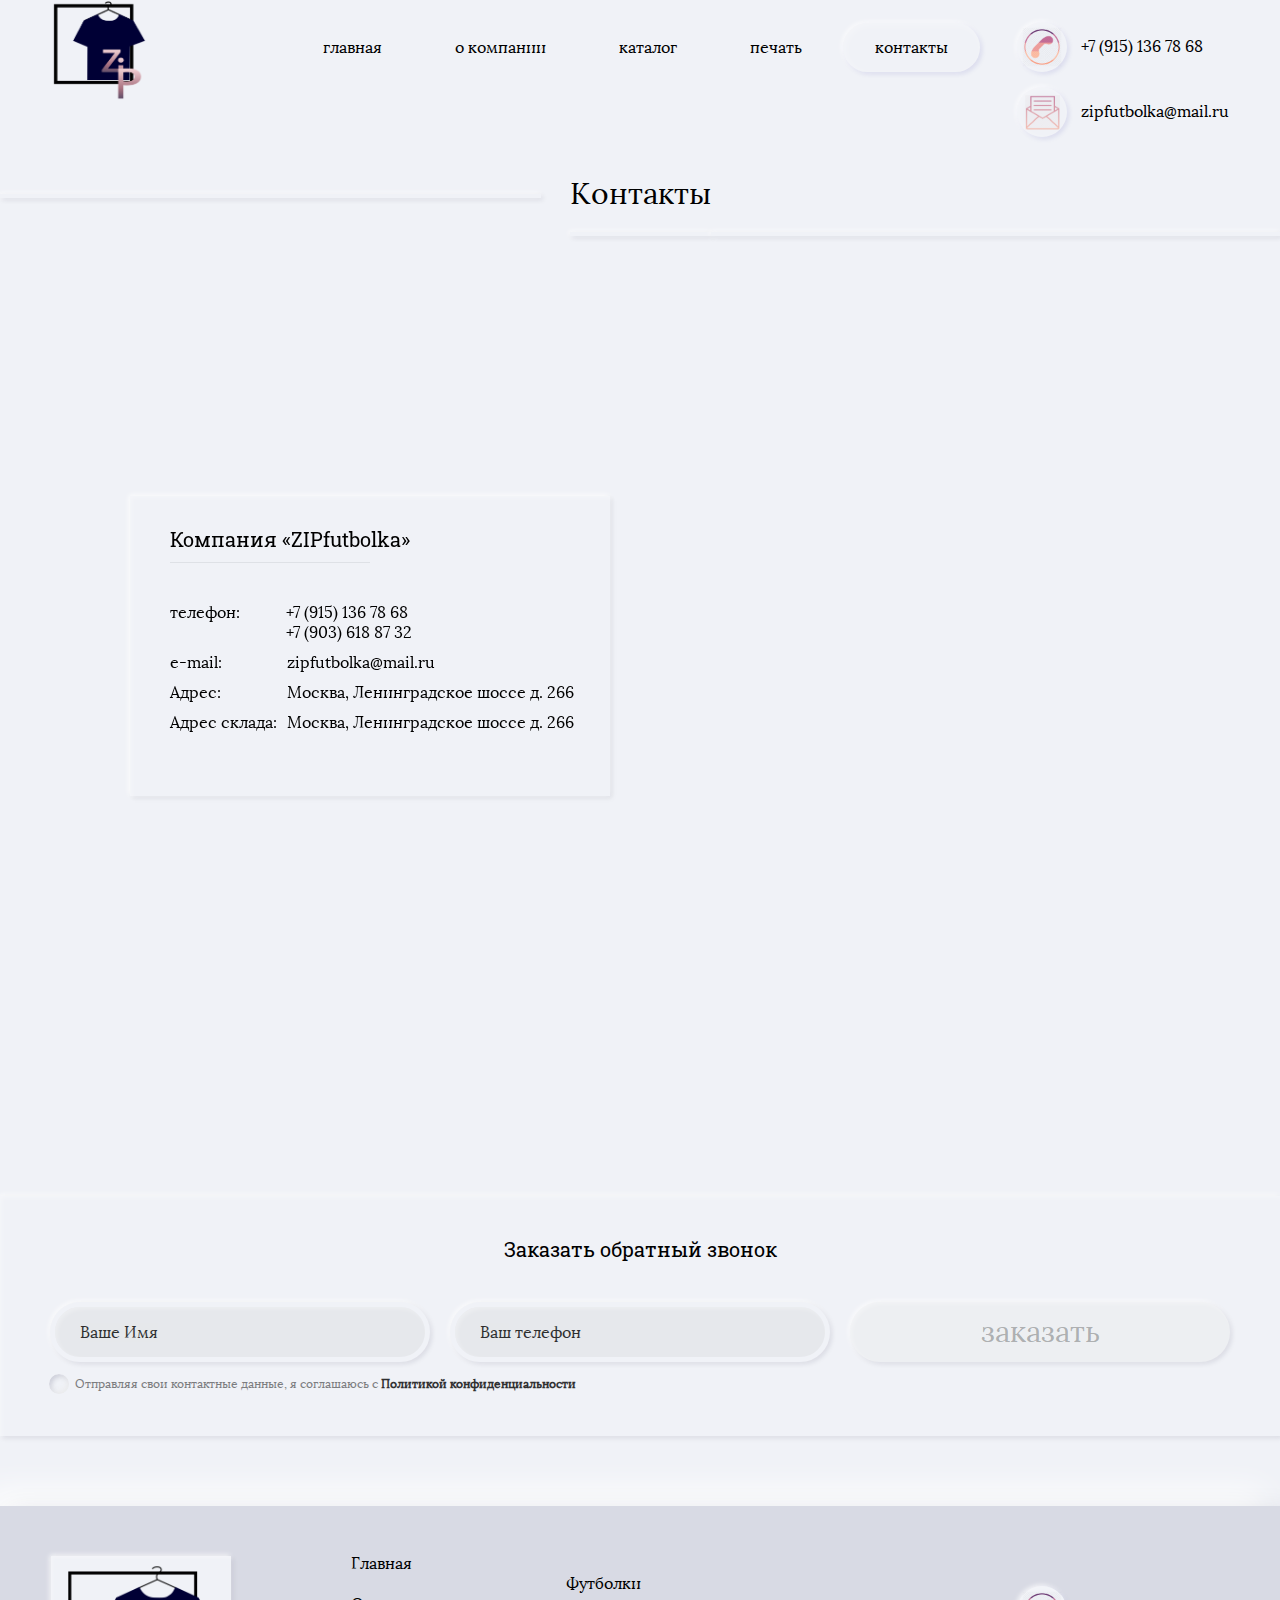
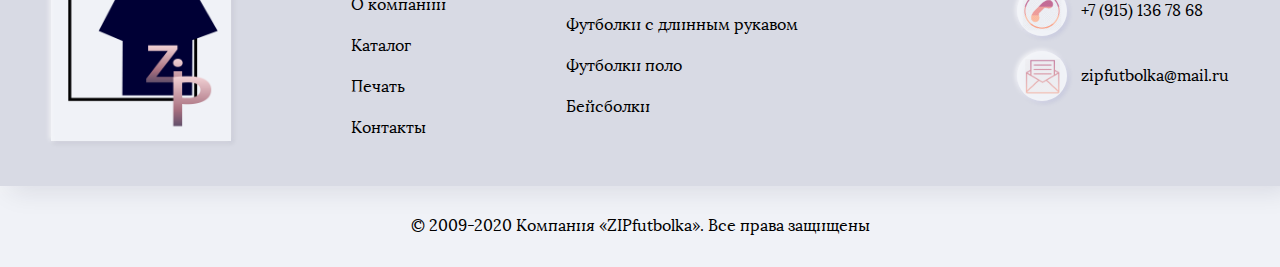
<file: contacts.html>
<!DOCTYPE html>
<html>
<head>
	<link href="https://fonts.googleapis.com/css2?family=Roboto+Slab&display=swap" rel="stylesheet">
    <title>Контакты - ZIPfutbolka</title>
	<meta charset="utf-8"/>
    <link type="text/css" rel="stylesheet" href="styles/index.css" />
    <link type="text/css" rel="stylesheet" href="styles/contactstyle.css" />
	<link rel="shortcut icon" href="images/logo.png" type="image/png">
	<script src="https://ajax.googleapis.com/ajax/libs/jquery/3.5.1/jquery.min.js"></script>
	<script src="scripts/inptscheck.js"></script>
	<script src="scripts/sendjs.js"></script>
</head>
<body>
    <div class="header-panel">
        <div class="header-panel-logo"><img class="logo" src="images/logo.png" /></div>
        <div class="header-panel-menu">
            <ul>
                <a href="index"><li>главная</li></a>
                <a href="about"><li>о компании</li></a>
                <a href="catalog"><li>каталог</li></a>
                <a href="print"><li>печать</li></a>
                <li class="active">контакты</li>
            </ul>
        </div>
        <div class="header-panel-contacts">
            <div>
                <div class="contact-icon phone">
                    <img src="images/phone.png" width="40" height="40"/>
                </div>
                <div class="inline-elem contact-description">+7 (915) 136 78 68</div>
            </div>
            <div>
				<div class="contact-icon mail">
					<img src="images/mail.png" width="35" height="35"/>
				</div>
				<div class="inline-elem contact-description">zipfutbolka@mail.ru</div>
			</div>
        </div>
    </div>
	
	<div class="contacts-caption-panel">
		<div class="contacts-caption-left-line-block">
			<div class="contacts-middle-line">
			</div>	
		</div>
		<div class="contacts-caption-text">Контакты
		<div class="contacts-bottom-line">
			</div>	
		</div>
		<div class="contacts-caption-right-line-block">
			<div class="contacts-bottom-line">
			</div>	
		</div>	
	</div>
	
	<div class="map-panel"> 
		<iframe class="map-iframe" src="https://www.google.com/maps/embed?pb=!1m18!1m12!1m3!1d2234.7291614271403!2d37.370960315937744!3d55.936732980602976!2m3!1f0!2f0!3f0!3m2!1i1024!2i768!4f13.1!3m3!1m2!1s0x46b53edefcfef277%3A0x26ae512896472bb4!2z0JvQtdC90LjQvdCz0YDQsNC00YHQutC-0LUg0YguLCAyNjYsINCc0L7RgdC60LLQsCwgMTQxNDA4!5e0!3m2!1sru!2sru!4v1596178296748!5m2!1sru!2sru" aria-hidden="false" tabindex="0"></iframe>
		<div class="map-info-block">
			<div class="map-info-block-caption">
			Компания «ZIPfutbolka»
			</div>			
			<div class="map-info-block-line"> 
			</div>
			<div class="map-info-block-content"> 
				<div class="phone-block">
					<div class="phone-caption">телефон:
					</div>
					<div class="phone-content">+7 (915) 136 78 68<br/>+7 (903) 618 87 32
					</div>
				</div>
				<div class="phone-block">
					<div class="email-caption">e-mail:
					</div>
					<div class="email-content">zipfutbolka@mail.ru
					</div>
				</div>
				<div class="phone-block">
					<div class="adress-caption">Адрес:
					</div>
					<div class="adress-content">Москва, Ленинградское шоссе д. 266
					</div>
				</div>
				<div class="phone-block">
					<div class="adress-sk-caption">Адрес склада:
					</div>
					<div class="adress-sk-content">Москва, Ленинградское шоссе д. 266
					</div>
				</div>
			</div>
		</div>
	</div>
	
	<div class="feedback-panel">
		<div class="feedback-caption">
			Заказать обратный звонок
		</div>
		<div class="inputs-panel">
				<div class="input-block">
					<input class="text-input" name="name-input" type="text" placeholder="Ваше Имя" onchange="privacyInputCheck(0)"/>
				</div>
				<div class="input-block">
					<input class="text-input" name="phonemail-input" type="text" placeholder="Ваш телефон" onchange="privacyInputCheck(0)"/>
				</div>
				<div class="input-block">
					<input class="button-input" type="button" value="заказать" disabled="true"/>
				</div>
		</div>
		<div class="privacy-panel">
			<label class="privacy-input">
			<input class="custom-input" type="checkbox"  onclick="privacyInputCheck(0)"/>
			<div class="custom-input-text"> Отправляя свои контактные данные, я соглашаюсь с&nbsp;<a href="privacy.pdf">Политикой конфиденциальности</a></div>
	</label>
	</div>
	</div>
	
	<div class="footer-panel">
		<div class="links">
			<div class="links-panel">
			<div class="logo-big">
				<img height="180px" width="180px" src="images/logobig.png"/>
			</div>
			<div class="links-block1">
			<p><a href="index">Главная</a></p>
			<p><a href="about">О компании</a></p>
			<p><a href="catalog">Каталог</a></p>
			<p><a href="print">Печать</a></p>
			<p><a href="contacts">Контакты</a></p>
			</div>
			<div class="links-block2">
			<p><a href="catalog#catalog">Футболки</a></p>
			<p><a href="catalog#catalog">Футболки с длинным рукавом</a></p>
			<p><a href="catalog#catalog">Футболки поло</a></p>
			<p><a href="catalog#catalog">Бейсболки</a></p>
			</div>
			<div class="contacts">	
			<div>
                <div class="contact-icon phone">
                    <img src="images/phone.png" width="40" height="40"/>
                </div>
                <div class="inline-elem contact-description">+7 (915) 136 78 68</div>
            </div>
            <div>
				<div class="contact-icon mail">
					<img src="images/mail.png" width="35" height="35"/>
				</div>
				<div class="inline-elem contact-description">zipfutbolka@mail.ru</div>
			</div>
			</div>
			</div>
		</div>
		<div class="copyright">&copy; 2009-2020 Компания «ZIPfutbolka». Все права защищены</div>
	</div>
</body>
</html>
</file>
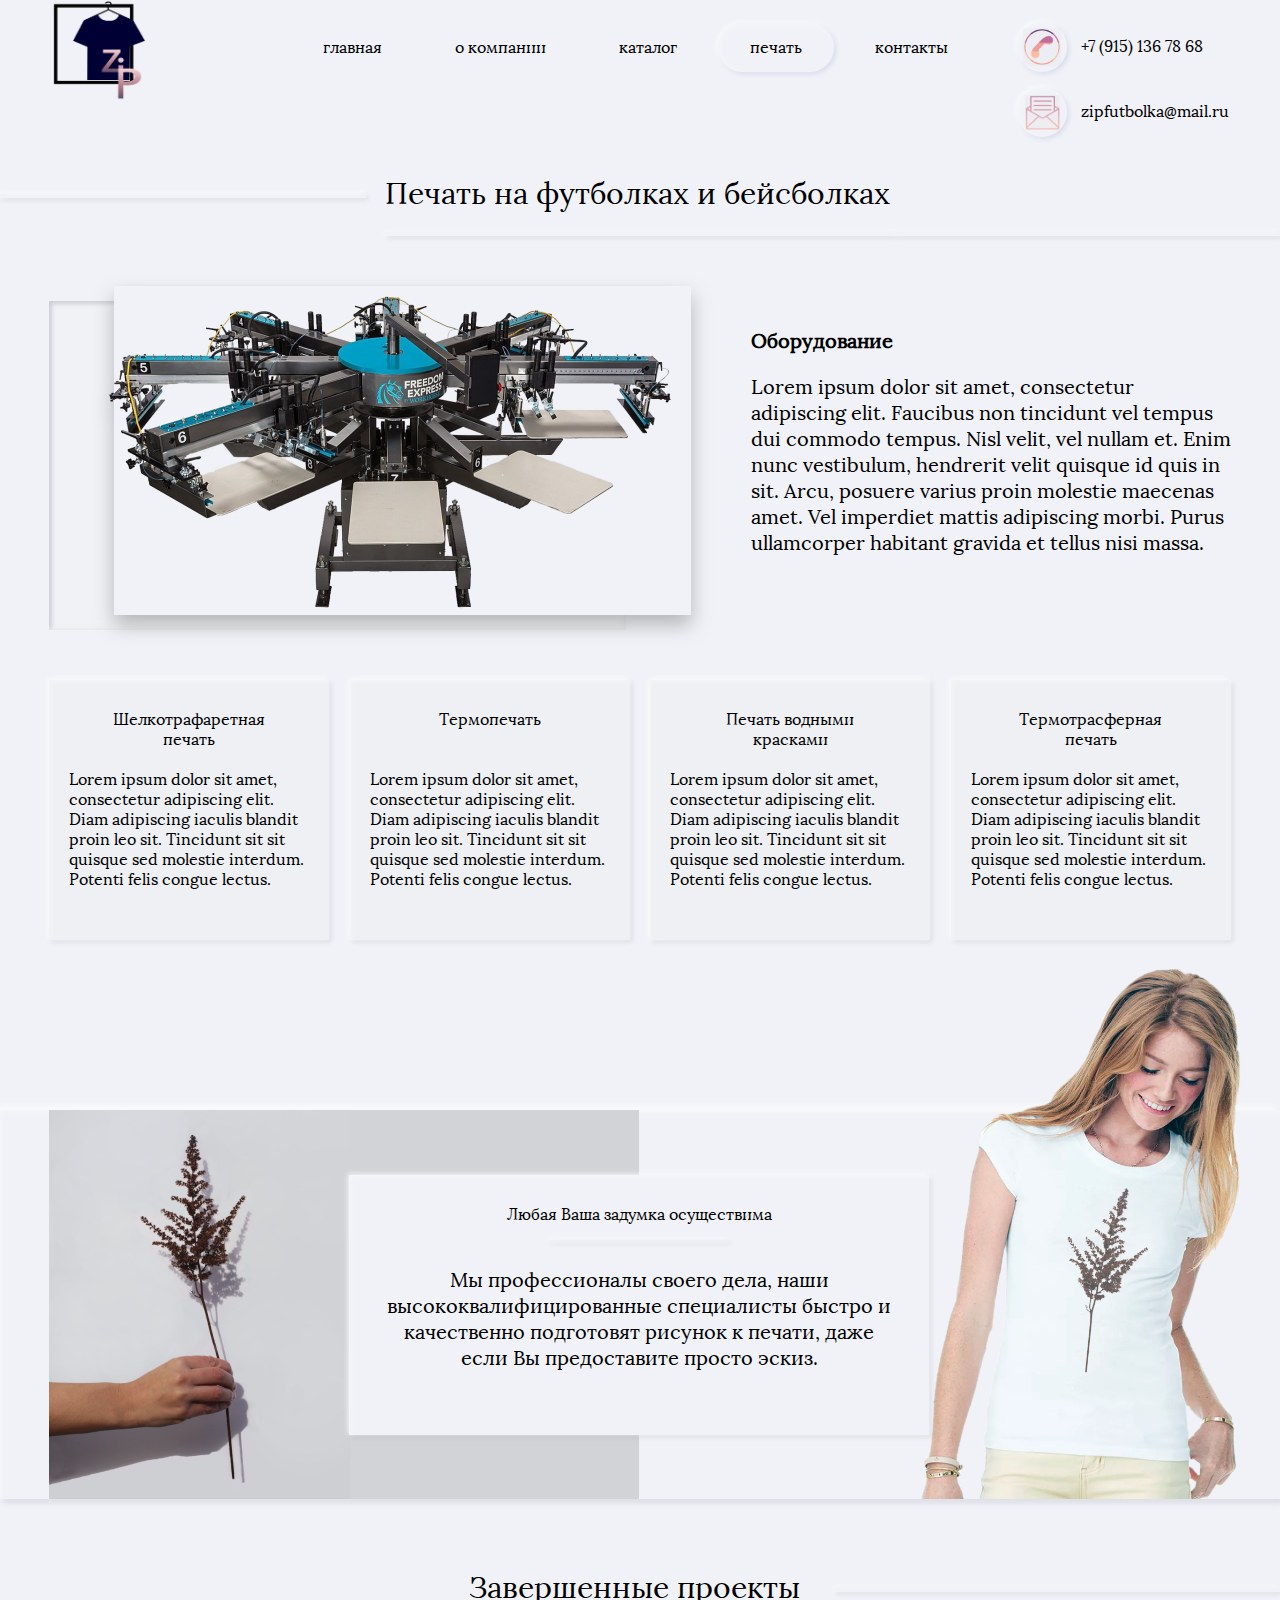
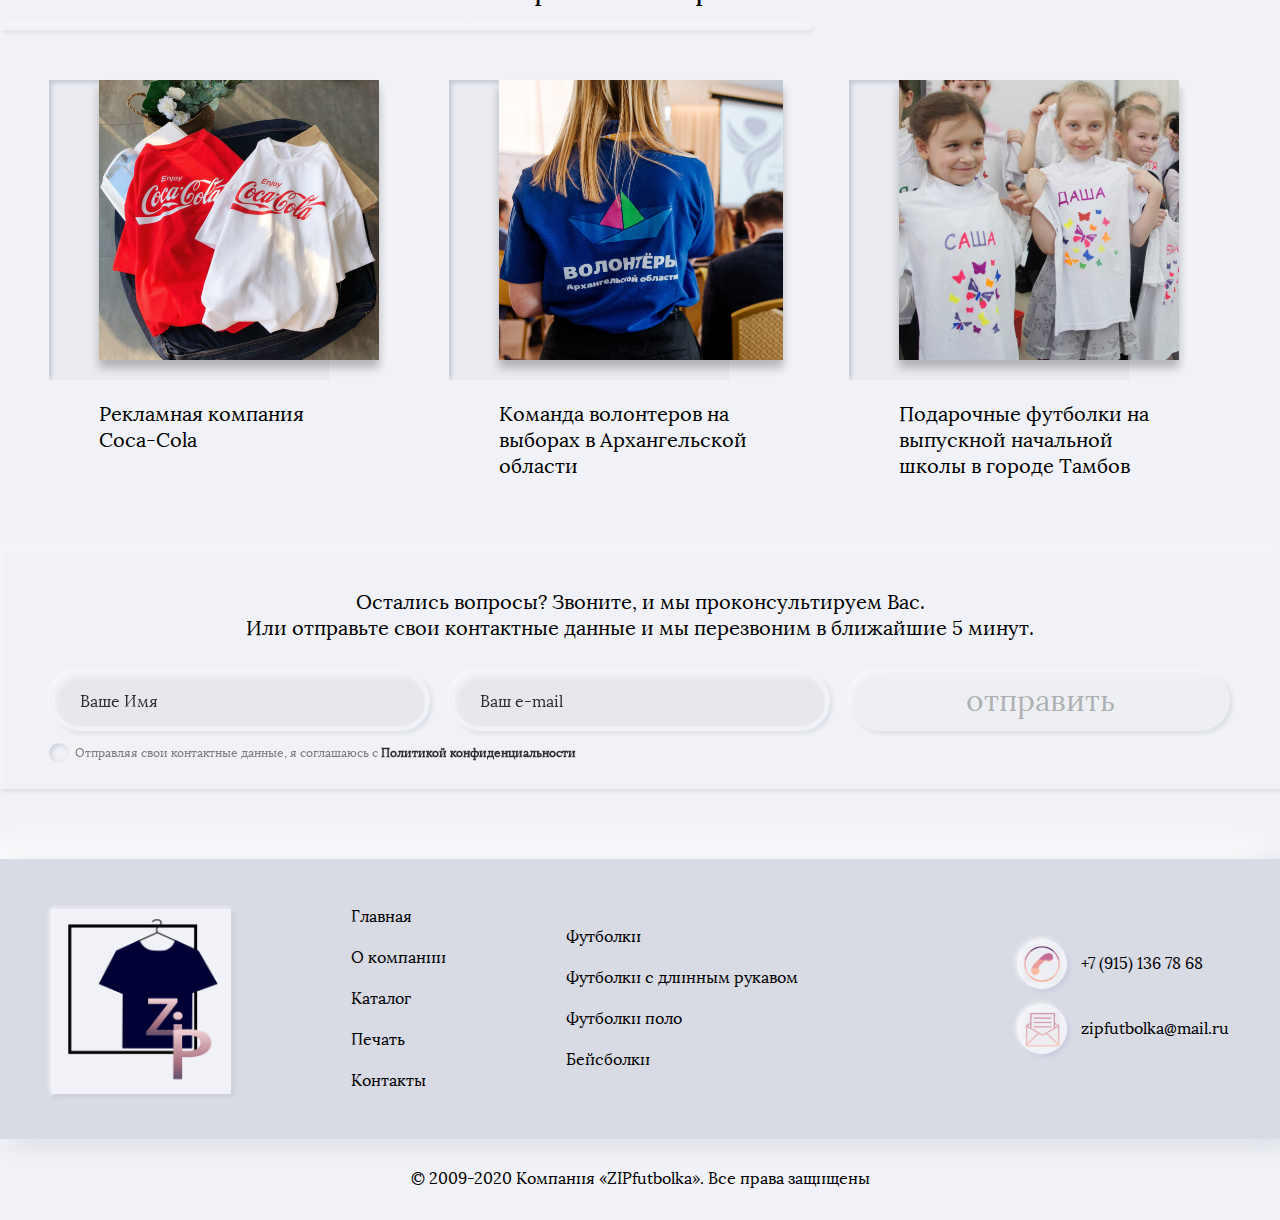
<file: print.html>
<!DOCTYPE html>
<html>
<head>
	<link href="https://fonts.googleapis.com/css2?family=Roboto+Slab&display=swap" rel="stylesheet">
    <title>Печать - ZIPfutbolka</title>
	<meta charset="utf-8"/>
    <link type="text/css" rel="stylesheet" href="styles/index.css" />
    <link type="text/css" rel="stylesheet" href="styles/printstyle.css" />
	<link rel="shortcut icon" href="images/logo.png" type="image/png">
	<script src="https://ajax.googleapis.com/ajax/libs/jquery/3.5.1/jquery.min.js"></script>
	<script src="scripts/inptscheck.js"></script>
	<script src="scripts/sendjs.js"></script>
</head>
<body>
    <div class="header-panel">
        <div class="header-panel-logo"><img class="logo" src="images/logo.png" /></div>
        <div class="header-panel-menu">
            <ul>
                <a href="index"><li>главная</li></a>
                <a href="about"><li>о компании</li></a>
                <a href="catalog"><li>каталог</li></a>
                <li class="active">печать</li>
                <a href="contacts"><li>контакты</li></a>
            </ul>
        </div>
        <div class="header-panel-contacts">
            <div>
                <div class="contact-icon phone">
                    <img src="images/phone.png" width="40" height="40"/>
                </div>
                <div class="inline-elem contact-description">+7 (915) 136 78 68</div>
            </div>
            <div>
				<div class="contact-icon mail">
					<img src="images/mail.png" width="35" height="35"/>
				</div>
				<div class="inline-elem contact-description">zipfutbolka@mail.ru</div>
			</div>
        </div>
    </div>
	
	<div class="print-caption-panel">
		<div class="print-caption-left-line-block">
			<div class="print-middle-line">
			</div>	
		</div>
		<div class="print-caption-text">Печать на футболках и бейсболках
		<div class="print-bottom-line">
			</div>	
		</div>
		<div class="print-caption-right-line-block">
			<div class="print-bottom-line">
			</div>	
		</div>	
	</div>
	
	<div class="equipment-panel">
		<div class="equipment-image-block">
			<div class="equipment-image-shadow"></div>
				<div class="equipment">
				<img height="329px" width="587px" src="images/print/machine.png"/>
				</div>
		</div>
		<div class="equipment-about-text">
		<div class="equipment-about-caption-text"> 
		Оборудование
		</div>
		Lorem ipsum dolor sit amet, consectetur adipiscing elit. Faucibus non tincidunt vel tempus dui commodo tempus. Nisl velit, vel nullam et. Enim nunc vestibulum, hendrerit velit quisque id quis in sit. Arcu, posuere varius proin molestie maecenas amet. Vel imperdiet mattis adipiscing morbi. Purus ullamcorper habitant gravida et tellus nisi massa.
		</div>
	</div>
	
	<div class="types-panel">
		<div class="types-block">
			<div class="type type1">
				<div class="type-caption">
					Шелкотрафаретная<br/>печать
				</div>			
				<div class="type-text">
					Lorem ipsum dolor sit amet, consectetur adipiscing elit. Diam adipiscing iaculis blandit proin leo sit. Tincidunt sit sit quisque sed molestie interdum. Potenti felis congue lectus.
				</div>	
			</div>
			<div class="type">
				<div class="type-caption">
					Термопечать
				</div>			
				<div class="type-text">
					Lorem ipsum dolor sit amet, consectetur adipiscing elit. Diam adipiscing iaculis blandit proin leo sit. Tincidunt sit sit quisque sed molestie interdum. Potenti felis congue lectus.
				</div>	
			</div>
			<div class="type">
				<div class="type-caption">
					Печать водными<br/>красками
				</div>			
				<div class="type-text">
					Lorem ipsum dolor sit amet, consectetur adipiscing elit. Diam adipiscing iaculis blandit proin leo sit. Tincidunt sit sit quisque sed molestie interdum. Potenti felis congue lectus.
				</div>	
			</div>
			<div class="type type4">
				<div class="type-caption">
					Термотрасферная<br/>печать
				</div>			
				<div class="type-text">
					Lorem ipsum dolor sit amet, consectetur adipiscing elit. Diam adipiscing iaculis blandit proin leo sit. Tincidunt sit sit quisque sed molestie interdum. Potenti felis congue lectus.
				</div>	
			</div>
		</div>
	</div>
	
	<div class="idea-panel">
		<div class="idea-block">
			<div class="idea-flower-image">
				<img width="590px" height="389px" src="images/print/idea-flower.png">
			</div>
			<div class="idea-girl-image">
				<img height="536px" src="images/print/idea-girl.png"/>
			</div>
			<div class="idea-text">
				<div class="idea-text-caption">Любая Ваша задумка осуществима
				</div>
				<div class="idea-text-line">
				</div>
				<div class="idea-text-main">Мы профессионалы своего дела, наши высококвалифицированные специалисты быстро и качественно подготовят рисунок к печати, даже если Вы предоставите просто эскиз.
				</div>
			</div>
		</div>
	</div>
	
	<div class="projects-caption-panel">
		<div class="print-caption-left-line-block">
			<div class="print-bottom-line">
			</div>	
		</div>
		<div class="projects-caption-text">Завершенные проекты
		<div class="print-bottom-line">
			</div>	
		</div>
		<div class="print-caption-right-line-block">
			<div class="projects-middle-line">
			</div>			
		</div>	
	</div>
	
	<div class="projects-panel">
		<div class="projects-block">
			<div class="project">
				<div class="project-image-shadow">
				</div>
				<div class="project-image">
					<img height="280px" src="images/print/project1.png"/>
				</div>
				<div class="project-text">Рекламная компания<br/> Coca-Cola
				</div>
			</div>
			<div class="project project-mid">
				<div class="project-image-shadow">
				</div>
				<div class="project-image">
					<img height="280px" src="images/print/project2.png"/>
				</div>
				<div class="project-text">Команда волонтеров на выборах в Архангельской области
				</div>
			</div>
			<div class="project">
				<div class="project-image-shadow">
				</div>
				<div class="project-image">
					<img height="280px" src="images/print/project3.png"/>
				</div>
				<div class="project-text">Подарочные футболки на выпускной начальной школы в городе Тамбов
				</div>
			</div>
		</div>
	</div>
	
	<div class="feedback-panel">
		<div class="feedback-caption">
			Остались вопросы? Звоните, и мы проконсультируем Вас.<br/>
			Или отправьте свои контактные данные и мы перезвоним в ближайшие 5 минут.
		</div>
		<div class="inputs-panel">
				<div class="input-block">
					<input class="text-input" name="name-input" type="text" placeholder="Ваше Имя" onchange="privacyInputCheck(0)">
				</div>
				<div class="input-block">
					<input class="text-input" name="phonemail-input" type="text" placeholder="Ваш e-mail" onchange="privacyInputCheck(0)">
				</div>
				<div class="input-block">
					<input class="button-input" type="button" value="отправить" disabled="true">
				</div>
		</div>
		<div class="privacy-panel">
			<label class="privacy-input">
			<input class="custom-input" type="checkbox" onclick="privacyInputCheck(0)"/>
			<div class="custom-input-text"> Отправляя свои контактные данные, я соглашаюсь с&nbsp;<a href="privacy.pdf">Политикой конфиденциальности</a></div>
	</label>
	</div>
	</div>
	
	<div class="footer-panel">
		<div class="links">
			<div class="links-panel">
			<div class="logo-big">
				<img height="180px" width="180px" src="images/logobig.png"/>
			</div>
			<div class="links-block1">
			<p><a href="index">Главная</a></p>
			<p><a href="about">О компании</a></p>
			<p><a href="catalog">Каталог</a></p>
			<p><a href="print">Печать</a></p>
			<p><a href="contacts">Контакты</a></p>
			</div>
			<div class="links-block2">
			<p><a href="catalog#catalog">Футболки</a></p>
			<p><a href="catalog#catalog">Футболки с длинным рукавом</a></p>
			<p><a href="catalog#catalog">Футболки поло</a></p>
			<p><a href="catalog#catalog">Бейсболки</a></p>
			</div>
			<div class="contacts">	
			<div>
                <div class="contact-icon phone">
                    <img src="images/phone.png" width="40" height="40"/>
                </div>
                <div class="inline-elem contact-description">+7 (915) 136 78 68</div>
            </div>
            <div>
				<div class="contact-icon mail">
					<img src="images/mail.png" width="35" height="35"/>
				</div>
				<div class="inline-elem contact-description">zipfutbolka@mail.ru</div>
			</div>
			</div>
			</div>
		</div>
		<div class="copyright">&copy; 2009-2020 Компания «ZIPfutbolka». Все права защищены</div>
	</div>
</body>
</html>
</file>
<file: styles/index.css>
@font-face {
    font-family: Lora; /* Гарнитура шрифта */
    src: url(fonts/lora.ttf); /* Путь к файлу со шрифтом */
   }
   
body
{
	background-color: #F0F2F7;
	/*background-color: blue;*/
	margin: 0;
}
a
{
	text-decoration: none;
	color: black;
}
input {outline:none;}
.header-panel
{
	font-family: Lora;
	font-style: normal;
	font-weight: normal;
	font-size: 16px;
	line-height: 20px;
	text-align: center;
	width: 1178px;
	height: 145px;
	position: relative;
	margin: auto;
}
.header-panel-menu
{
	text-align:center;
	position: absolute;
	top: 22px;
	left: 200px;
}
.header-panel-contacts
{
	position: absolute;
	top: 22px;
	right: 0;
	height: 120px;
	width: 212px;
}
.header-panel li
{
	display: inline;
    margin-right: 5px;
    padding: 15px 32px;
}
.header-panel li:hover
{
	box-shadow: 2px 2px 5px rgba(0, 0, 151, 0.1), -1px -1px 5px rgba(255, 255, 255, 0.9), inset 2px 2px 8px rgba(255, 255, 255, 0.3);
	border-radius: 50px;
	z-index: 0;
}
.header-panel-logo
{
	position: absolute;
	top: 0;
}
.active
{
	box-shadow: 2px 2px 5px rgba(0, 0, 151, 0.1), -1px -1px 5px rgba(255, 255, 255, 0.9), inset 2px 2px 8px rgba(255, 255, 255, 0.3);
	border-radius: 50px;
}
.contact-icon
{
	width: 50px;
	height: 50px;
	border-radius: 50px;
	box-shadow: 2px 2px 5px rgba(0, 0, 151, 0.1), -1px -1px 5px rgba(255, 255, 255, 0.9), inset 2px 2px 8px rgba(255, 255, 255, 0.3);
	float: left;
	background-color:  #F0F2F7;
}
.contact-description
{
	margin-top: 15px;
	margin-left: 14px;
}
.phone img
{
	padding: 5px;
}
.mail img
{
	padding: 7.5px;
}
.inline-elem
{
	height: 50px;
	float: left;
}
.logo
{
	height: 100px;
}
.footer-panel
{
	width: 100%;
	height: 361px;
	margin: auto;
}
.copyright
{
	text-align: center;
	margin-top: 30px;
	font-family: Lora;
	font-style: normal;
	font-weight: normal;
	font-size: 16px;
	line-height: 20px;
	min-width: 1180px;
}
.links
{
	height: 280px;
	min-width: 1180px;
	background: #d8dae4;
	box-shadow: 10px 5px 25px rgba(0, 0, 50, 0.1), -16px -16px 32px rgba(255, 255, 255, 0.9);
	font-family: Lora;
	font-style: normal;
	font-weight: normal;
	font-size: 16px;
	line-height: 20px;
	margin-top: 70px;
	margin-left: auto;
    margin-right: auto;
	display: flex;
}
.links-panel
{
	
	margin-left: auto;
	margin-right: auto;
}
.logo-big, .links-block1, .links-block2, .contacts
{
	float: left;
	margin-left: 120px;
}
.logo-big
{
	background: #F0F2F7;
	width: 180px;
	box-shadow: 2px 2px 5px rgba(0, 0, 50, 0.1), -1px -1px 5px rgba(255, 255, 255, 0.9), inset 2px 2px 4px rgba(255, 255, 255, 0.3);
	margin-top: 50px;
	margin-left: 0;
}
.links-block1
{
	margin-top: 48px;
	height: 180px;
	text-align: left;
}
.links-block1 p, .links-block2 p
{
	margin: 0;
	margin-bottom: 21px;
}
.links-block2
{
	margin-top: 68px;
	text-align: left;
}
.contacts
{
	height: 120px;
	width: 212px;
	margin-top: 80px;
	margin-left: 219px;
}
</file>
<file: styles/indexstyle.css>
input {outline:none;}
		.main-content
		{
			width: 1178px;
			height: 483px;
			margin-left: auto;
			margin-right: auto;
			margin-top: 30px;
		}
		.image-block
		{
			float: left;
			display: block;
			position: relative;
		}
		.image-shadow
		{
			width: 470px;
			height: 483px;
			background: #ECEEF3;
			box-shadow: inset 2px 2px 5px rgba(0, 0, 50, 0.2), inset -2px -2px 5px rgba(235, 235, 235, 0.9);
		}
		.redtsh
		{
			position: absolute;
			top: 0;
			left: 51px;
			filter: drop-shadow(2px 10px 20px rgba(210, 212, 217, 0.9));
		}
		.text-block
		{
			margin-left: 123.55px;
			float: left;
			display: block;
		}
		.text-block-caption
		{
			font-family: Lora;
			font-style: normal;
			font-weight: normal;
			font-size: 60px;
			line-height: 77px;
			text-align: left;
		}
		.actes
		{
			margin-top: 10px;
			text-align: left;
			font-family: Lora;
			font-style: normal;
			font-weight: normal;
			font-size: 20px;
			line-height: 36px;
		}
		.tsh-panels
		{
			margin-top: 59px;
		}
		.tsh-panel
		{
			width: 180px;
			height: 180px;
			background: #EEF0F4;
			box-shadow: 2px 2px 5px rgba(0, 0, 50, 0.1), -1px -1px 5px rgba(255, 255, 255, 0.9), inset 2px 2px 4px rgba(255, 255, 255, 0.3);
			float: left;
			display: block;
			font-family: Lora;
			font-style: normal;
			font-weight: normal;
			font-size: 16px;
			line-height: 20px;
			text-align: center;
			cursor: pointer;
		}
		.tsh-panel:hover
		{
			background: #f5f7fc;
		}
		.middle
		{
			margin: 0 20px;
		}
		.tsh-panel-text
		{
			margin-top: 30px;
			margin-bottom: 15px;
		}
		.tsh-panel-price
		{
			font-family: Lora;
			font-style: normal;
			font-weight: normal;
			font-size: 14px;
			line-height: 18px;
			opacity: 0.6;
			margin: 15px 15px 12px 90px;
		}
		.feedback-panel
		{
			min-width: 1180px;
			min-height: 240px;
			height: 240px;
			text-align: center;
			margin-top: 70px;
			background: #F0F2F7;
			box-shadow: 2px 2px 5px rgba(0, 0, 50, 0.1), -1px -1px 5px rgba(255, 255, 255, 0.9), inset 2px 2px 4px rgba(255, 255, 255, 0.3);
		}
		.feedback-caption
		{
			padding-top: 40px;
			font-family: Lora;
			font-style: normal;
			font-weight: normal;
			font-size: 20px;
			line-height: 26px;
		}
		.text-input
		{
			background: #E6E8EC;
			border: 5px solid #F0F2F7;
			box-sizing: border-box;
			box-shadow: 2px 2px 5px rgba(0, 0, 50, 0.1), -1px -1px 5px rgba(255, 255, 255, 0.9), inset 2px 2px 4px rgba(255, 255, 255, 0.3);
			border-radius: 100px;
			font-family: Lora;
			font-style: normal;
			font-weight: normal;
			font-size: 16px;
			line-height: 20px;
			width: 380px;
			height: 60px;
			padding-left: 25px;
			margin-right: 20px;
		}
		::-webkit-input-placeholder 
		{ 
			color: #000000; 
			opacity: 0.8; 
		}
		::-moz-placeholder          
		{ 
			color: #000000;
			opacity: 0.8; 
		} /*Firefox 19+*/
		:-moz-placeholder           
		{ 
			color: #000000;
			opacity: 0.8; 
		} /*Firefox 18-*/
		:-ms-input-placeholder      
		{ 
			color: #000000;
			opacity: 0.8; 
		}
		.button-input
		{
			background: #F0F2F7;
			box-shadow: 2px 2px 5px rgba(0, 0, 50, 0.1), -1px -1px 5px rgba(255, 255, 255, 0.9), inset 2px 2px 4px rgba(255, 255, 255, 0.3);
			border: none;
			border-radius: 50px;
			font-family: Lora;
			font-style: normal;
			font-weight: normal;
			font-size: 30px;
			line-height: 38px;
			width: 380px;
			height: 60px;
			cursor: pointer;
		}
		.button-input:hover 
		{
			background: #f5f7fc;
		}
		.button-input:active 
		{
			background: #E6E8EC;
		}
		.button-input:disabled 
		{
			background: #edeff2;
		}
		.button-input:focus 
		{
			border: 1px solid white;
		}
		.input-block
		{
			display:inline-block;
			vertical-align: middle;
			
		}
		.inputs-panel
		{
			width: 1180px;
			margin-left: auto;
			margin-right: auto;
			display: flex;
			margin-top: 40px;
		}
		.privacy-panel
		{
			margin-top: 15px;
			font-family: Lora;
			font-style: normal;
			font-weight: normal;
			font-size: 12px;
			line-height: 15px;
			margin-left: auto;
			margin-right: auto;
			text-align: left;
			width: 1180px;
		}
		/**/
		.production-panel
		{
			min-width: 1187px;
			margin-top:50px;
			height: 61px;
			position: relative;
		}
		.production-line
		{
			border-top: 4px solid #F0F2F7;
			box-shadow: 2px 2px 5px rgba(0, 0, 50, 0.1), -1px -1px 5px rgba(255, 255, 255, 0.9), inset 2px 2px 4px rgba(255, 255, 255, 0.3);
			position: absolute;
			top: 15px;
			left: 0;
			width: 48.5%;
		}
		
		.production-caption
		{	
			position: absolute;
			top: 0;
			right: 0;
			width: 50%;
		}
		.production-line-bottom
		{
			margin-top: 20px;
			border-top: 4px solid #F0F2F7;
			box-shadow: 2px 2px 5px rgba(0, 0, 50, 0.1), -1px -1px 5px rgba(255, 255, 255, 0.9), inset 2px 2px 4px rgba(255, 255, 255, 0.3);
		}
		.caption
		{
			font-family: Lora;
			font-style: normal;
			font-weight: normal;
			font-size: 30px;
			line-height: 38px;
		}
		.about-panel
		{
			margin-top: 50px;
			min-width: 1180px;
			width: 100%;
			background: url("../images/index/about.png") center  no-repeat;
			background-repeat: no-repeat;
			background-size: cover;
			padding-top: 68px;
			padding-bottom: 67px;
		}
		.about-text-panel
		{
			width: 1180px;
			height: 240px;
			background: rgba(240, 242, 247, 0.9);
			opacity: .8;
			border-radius: 6px;
			margin-left: auto;
			margin-right: auto;
			position: relative;
		}
		.about-text
		{
			position: absolute;
			top: 74px;
			left: 100px;
			
			font-family: Lora;
			font-style: normal;
			font-weight: normal;
			font-size: 20px;
			line-height: 26px;
			text-align: center;
		}
		.cotton-image-shadow
		{
			width: 529px;
			height: 342px;
			background: #EAECF1;
			box-shadow: inset 2px 2px 5px rgba(0, 0, 50, 0.2), inset -2px -2px 5px rgba(235, 235, 235, 0.9);
		}
		.cotton
		{
			width: 491px;
			height: 328px;
			position: absolute;
			top: 0;
			left: 34px;
			filter: drop-shadow(2px 10px 20px rgba(210, 212, 217, 0.9));
		}
		.textile-about-panel
		{
			width: 1182px;
			height: 342px;
			margin-left: auto;
			margin-right: auto;
			margin-top: 50px;
			position: relative;
		}
		.textile-image-block
		{
			position: absolute;
			top:0;
			left:0;
		}
		.textile-about-text
		{
			font-family: Lora;
			font-style: normal;
			font-weight: normal;
			font-size: 20px;
			line-height: 26px;
			display: block;
			width: 50%;
			position: absolute;
			right:0;
			top: 75px;
		}
		.textile-about-text-p
		{  
			margin-top: 0.5em;
			margin-bottom: 0;
		}
		
		.textile-panel
		{
			height:61px;
			width: 100%;
			min-width: 1187px;
			margin-top: 70px;
			position:relative;
		}
		.textile-left-block
		{
			position: absolute;
			bottom:0;
			left:0;
			width: 50%;
			border-bottom: 4px solid #F0F2F7;
			box-shadow: 2px 2px 5px rgba(0, 0, 50, 0.1), -1px -1px 5px rgba(255, 255, 255, 0.9), inset 2px 2px 4px rgba(255, 255, 255, 0.3);
		}
		.textile-right-block
		{
			position: absolute;
			bottom:0;
			right:0;
			width: 50%;
			height: 100%;
		}
		.textile-caption-block
		{
			width: 90px;
			height: 100%;
			float: left;
			display: block;
		}
		.textile-right-line-block
		{
			height: 100%;
			display: flex;
			position: relative;
		}
		.textile-line-bottom
		{
			position: absolute;
			width:90px;
			bottom:0;
			border-bottom: 4px solid #F0F2F7;
			box-shadow: 2px 2px 5px rgba(0, 0, 50, 0.1), -1px -1px 5px rgba(255, 255, 255, 0.9), inset 2px 2px 4px rgba(255, 255, 255, 0.3);
		}
		.textile-line-right
		{
		position: absolute;
			right: 0;
			width: 95%;
			height: 0;
			margin-top: 19px;
			border-bottom: 4px solid #F0F2F7;
			box-shadow: 2px 2px 5px rgba(0, 0, 50, 0.1), -1px -1px 5px rgba(255, 255, 255, 0.9), inset 2px 2px 4px rgba(255, 255, 255, 0.3);
			
		}
		
		.order-panel
		{
			margin-top: 24px;
			min-width: 1187px;
			height: 61px;
			position: relative;
		}
		
		.active-elem-panel
		{
			width: 474px;
			height: 160px;
			background: #F0F2F7;
			box-shadow: 2px 2px 5px rgba(0, 0, 50, 0.1), -1px -1px 5px rgba(255, 255, 255, 0.9), inset 2px 2px 4px rgba(255, 255, 255, 0.3);
			position: relative;
		}
		.active-elem-description
		{
			position: absolute;
			top: 79px;
			left: 30px;
			font-family: Lora;
			font-style: normal;
			font-weight: normal;
			font-size: 16px;
			line-height: 20px;
		}
		.active-elem-caption
		{
			position: absolute;
			top: 13px;
			left: 29px;
			font-family: Lora;
			font-style: normal;
			font-weight: bold;
			font-size: 20px;
			line-height: 26px;
		}
		.elem-icon
		{
			background: #F0F2F7;
			box-shadow: 2px 2px 5px rgba(0, 0, 50, 0.1), -1px -1px 5px rgba(255, 255, 255, 0.9), inset 2px 2px 4px rgba(255, 255, 255, 0.3);
			border-radius: 25px;
			height: 45px;
			width: 45px;
			padding-top: 5px;
			padding-left: 5px;
			cursor: pointer;
			position: absolute;
			top: 20px;
		}
		.elem-icon:hover
		{
			background-color: #f5f7fc;
		}
		.active-elem-icon
		{
			position: absolute;
			top: 20px;
			right: 20px;
			margin-top: 0px;
		}
		.active-elem-icon:hover
		{
			background: #F0F2F7;
		}
		.slider-panel
		{
			height: 160px;	
			width: 960px;
			margin: auto;
			margin-top: 50px;
			position: relative;
		}
		
		.cotton-decorate
		{
			position: absolute;
			bottom: 16px;
			right: 13px; 
			font-family: Lora;
			font-style: normal;
			font-weight: normal;
			font-size: 60px;
			line-height: 77px;
			opacity: 0.2;
		}
		.supreme-decorate
		{
			transform: rotate(-90deg);
			position: absolute;
			right: -23px;
			bottom: 113px;
			font-family: Lora;
			font-style: normal;
			font-weight: normal;
			font-size: 28px;
			line-height: 36px;
			opacity: 0.4;
		}
		.rectangle-decorate1
		{
			position: absolute;
			opacity: 0.9;
			border: 2.8px solid #FFFFFF;
			box-sizing: border-box;
			transform: rotate(30deg);
			left: 177px;
			bottom: 116px;
			width: 223.5px;
			height: 264.89px;
		}
		.rectangle-decorate2
		{
			position: absolute;
			width: 223.5px;
			height: 264.89px;
			left: 177px;
			bottom: 116px;
			opacity: 0.45;
			border: 2.8px solid #FFFFFF;
			box-sizing: border-box;
			transform: rotate(-30deg);
		}
		.privacy-input input {
			position: absolute;
			z-index: -1;
			opacity: 0;
			margin: 10px 0 0 20px;
		}
		.custom-input-text {
			position: relative;
			padding: 0 0 0 25px;
			cursor: pointer;
			color: #606163;
		}
		.custom-input-text a
		{
			color: black;
			font-weight: bold;
		}
		.custom-input-text:before {
			content: '';
			position: absolute;
			top: -4px;
			left: -2px;
			width: 20px;
			height: 20px;
			border-radius: 15px;
			border: 1px solid #F0F2F7;
			background: #F0F2F7;
			box-shadow: inset -2px -2px 5px rgba(235, 235, 235, 0.9), inset 2px 2px 5px rgba(0, 0, 50, 0.2);
			transition: .2s;
		}
		.custom-input-text:after {
			content: '';
			position: absolute;
			top: 0;
			left: 0;
			border-radius: 10px;
			background: #FFF;
			transition: .2s;
		}
		.privacy-input input:checked + .custom-input-text:before {
			background: #ffd9e1;
			box-shadow: 0 0 0 0.1rem rgba(252, 182, 197, 0.25);
			background-image: url("../images/checked.png");
		}
</file>
<file: styles/carousel.css>
@keyframes scroll {
  0% {
    transform: translateX(0); }
  100% {
    transform: translateX(calc(-240px * 7 + 50px)); } }
.partners-carousel-panel .carousel-items {
  animation: scroll 50s linear infinite; }

/*# sourceMappingURL=carousel.css.map */
</file>
<file: styles/aboutstyle.css>
.about-company-panel
		{
			min-width: 1187px;
			margin-top:50px;
			height: 61px;
			position: relative;
		}
		.about-company-line
		{
			border-top: 4px solid #F0F2F7;
			box-shadow: 2px 2px 5px rgba(0, 0, 50, 0.1), -1px -1px 5px rgba(255, 255, 255, 0.9), inset 2px 2px 4px rgba(255, 255, 255, 0.3);
			position: absolute;
			top: 15px;
			left: 0;
			width: 48.5%;
		}
		.about-company-caption
		{	
			position: absolute;
			top: 0;
			right: 0;
			width: 50%;
		}
		.about-company-line-bottom
		{
			margin-top: 20px;
			border-top: 4px solid #F0F2F7;
			box-shadow: 2px 2px 5px rgba(0, 0, 50, 0.1), -1px -1px 5px rgba(255, 255, 255, 0.9), inset 2px 2px 4px rgba(255, 255, 255, 0.3);
		}
		.caption
		{
			font-family: Lora;
			font-style: normal;
			font-weight: normal;
			font-size: 30px;
			line-height: 38px;
		}
		
		.about-company-text-panel
		{
			margin-top: 20px;
			margin-left:auto;
			margin-right: auto;
			height: 568px;
			width: 1187px;
			position: relative;
		}
		.image-decorate
		{
			position: absolute;
		}
		.img1
		{
			left: 6px;
			top: 90px;
		}
		.img2
		{
			left: 357px;
			top: 73px;
		}
		.img3
		{
			left: 201px;
			top: 227px;
		}
		.img4
		{
			left: 463px;
			top: 315px;
		}
		.text-block
		{
			font-family: Lora;
			font-style: normal;
			font-weight: normal;
			font-size: 20px;
			line-height: 26px;
			width: 50%;
			height: 254px;
			position: absolute;
			right:0;
			top: 130px;
		}
		.facts-panel
		{
			margin-top:97px;
			margin-left: auto;
			margin-right: auto;
			position: relative;
			width: 1180px;
			height: 228px;
		}
		.text-fact
		{
			background: #F0F2F7;
			box-shadow: 2px 2px 5px rgba(0, 0, 50, 0.1), -1px -1px 5px rgba(255, 255, 255, 0.9), inset 2px 2px 4px rgba(255, 255, 255, 0.3);
			width: 334px;
			padding-top: 14px;
			padding-bottom: 14px;
			font-family: Lora;
			font-style: normal;
			font-weight: normal;
			font-size: 20px;
			line-height: 26px;
		}
		.text-f
		{
			width: 268px;
			margin-left: auto;
			margin-right: auto;
		}
		.hor-line
		{
			border: 2px solid #F0F2F7;
			box-shadow: 2px 2px 5px rgba(0, 0, 50, 0.2), inset -2px -2px 5px rgba(235, 235, 235, 0.9);
			position: absolute;
			width:66px;
		}
		.line-left
		{
			left: 334px;
			top: 41px;
		}
		.num-fact
		{
			font-family: Lora;
			font-style: normal;
			font-weight: normal;
			font-size: 30px;
			line-height: 38px;
			padding-top: 21px;
			padding-bottom: 21px;
			width: 80px;
			background: #F0F2F7;
			box-shadow: 2px 2px 5px rgba(0, 0, 50, 0.1), -1px -1px 5px rgba(255, 255, 255, 0.9), inset 2px 2px 4px rgba(255, 255, 255, 0.3);
			text-align: center;
		}
		.left-num-fact
		{
			font-family: Lora;
			font-style: normal;
			font-weight: normal;
			font-size: 30px;
			line-height: 38px;
			position: absolute;
			left: 402px;
			top: 0;
		}
		.right-text-fact
		{
			position: absolute;
			right: 0;
			top:0;
		}
		.right-num-fact
		{
			position: absolute;
			top:0;
			right: 402px;
		}
		.line-right
		{
			position: absolute;
			top:40px;
			right: 334px;
		}
		.center-num-fact
		{
			position: absolute;
			top:0;
			right: 550px;
		}
		.ver-line
		{
			transform: rotate(-90deg);
			position: absolute;
			right: 557px;
			top: 113px;
			
		}
		.center-text-fact
		{
			width: 376px;
			text-align: center;
			position: absolute;
			bottom:0;
			right: 402px;
		}
		.why-panel
		{
			height:61px;
			width: 100%;
			min-width: 1187px;
			margin-top: 70px;
			position:relative;
		}
		.why-left-block
		{
			position: absolute;
			bottom:0;
			left:0;
			width: 50%;
			border-bottom: 4px solid #F0F2F7;
			box-shadow: 2px 2px 5px rgba(0, 0, 50, 0.1), -1px -1px 5px rgba(255, 255, 255, 0.9), inset 2px 2px 4px rgba(255, 255, 255, 0.3);
		}
		.why-right-block
		{
			position: absolute;
			bottom:0;
			right:0;
			width: 50%;
			height: 100%;
		}
		.why-caption-block
		{
			width: 180px;
			height: 100%;
			float: left;
			display: block;
		}
		.why-right-line-block
		{
			height: 100%;
			display: flex;
			position: relative;
		}
		.why-line-bottom
		{
			position: absolute;
			width:180px;
			bottom:0;
			border-bottom: 4px solid #F0F2F7;
			box-shadow: 2px 2px 5px rgba(0, 0, 50, 0.1), -1px -1px 5px rgba(255, 255, 255, 0.9), inset 2px 2px 4px rgba(255, 255, 255, 0.3);
		}
		.why-line-right
		{
		position: absolute;
			right: 0;
			width: 95%;
			height: 0;
			margin-top: 19px;
			border-bottom: 4px solid #F0F2F7;
			box-shadow: 2px 2px 5px rgba(0, 0, 50, 0.1), -1px -1px 5px rgba(255, 255, 255, 0.9), inset 2px 2px 4px rgba(255, 255, 255, 0.3);
			
		}
		
		.why-text-panel
		{
			position: relative;
			width: 1181px;
			margin-left: auto;
			margin-right: auto;
			margin-top: 127px;
		}
		.why-text-block
		{
			font-family: Lora;
			font-style: normal;
			font-weight: normal;
			font-size: 20px;
			line-height: 26px;
			width: 50%;
			position: absolute;
			right: 0;
			top: 0px;
			
		}
		.sub-text-block p
		{
			margin-bottom: 20px;	
			font-weight: bold;
			margin-top: 47px;
		}
		.top-block p
		{
			margin-top: 0;
		}
		.why-image
		{
			position: absolute;
			left: 108px;
			top: -87px;
		}
		.partners-panel
		{
			min-width: 1187px;
			margin-top:68px;
			height: 61px;
			position: relative;
		}
		.partners-line
		{
			border-top: 4px solid #F0F2F7;
			box-shadow: 2px 2px 5px rgba(0, 0, 50, 0.1), -1px -1px 5px rgba(255, 255, 255, 0.9), inset 2px 2px 4px rgba(255, 255, 255, 0.3);
			position: absolute;
			top: 15px;
			left: 0;
			width: 48.5%;
		}
		.partners-caption
		{	
			position: absolute;
			top: 0;
			right: 0;
			width: 50%;
		}
		.partners-line-bottom
		{
			margin-top: 20px;
			border-top: 4px solid #F0F2F7;
			box-shadow: 2px 2px 5px rgba(0, 0, 50, 0.1), -1px -1px 5px rgba(255, 255, 255, 0.9), inset 2px 2px 4px rgba(255, 255, 255, 0.3);
		}
		.partners-carousel-panel
		{
			height: 70px;
			width: 1182px;
			margin-top: 50px;
			margin-bottom: 70px;
			margin-left: auto;
			margin-right: auto;
			white-space: nowrap;
			overflow: hidden;
		}
		.partner-block
		{
			width: 180px;
			height: 60px;
			display: inline-block;
			margin-left: 20px;
			background: white;
			/*background: #F0F2F7;*/
			box-shadow: 2px 2px 5px rgba(0, 0, 50, 0.1), -1px -1px 5px rgba(255, 255, 255, 0.9), inset 2px 2px 4px rgba(255, 255, 255, 0.3);
			cursor: pointer;
		}
</file>
<file: styles/catalogstyle.css>
.blackout-panel
		{
			background: rgba(47, 48, 48, 0.8);
			width: 100%;
			height: 100%;
			position: fixed;
			top: 0;
			left: 0;
			align-items: center;
			justify-content: center;
			display: none;
			opacity: 0;
			cursor: pointer;
			text-align: center;
		}
		.close-block
		{
			height: 25px;
			width: 25px;
			position: absolute;
			top: 20px;
			right: 20px;
		}

		.feedback-top-panel
		{
			margin-top: 30px;
			background: #c0c2d0;
			width: 100%;
			min-width: 1178px;
			height: 500px;
			padding-top: 30px;
		}
		.feedback-block
		{
			height: 100%;
			width: 1178px;
			position: relative;
			margin: auto;
		}
		.feedback-shadow
		{
			position: absolute;
			top: 0;
			left: 0;
			width: 551px;
			height: 483px;
			background: #C0C0CB;
			box-shadow: inset 2px 2px 5px rgba(0, 0, 50, 0.2), inset -2px -2px 5px rgba(235, 235, 235, 0.9);
		}
		.feedback-image
		{
			position: absolute;
			top: 0;
			left: 53px;
			filter: drop-shadow(2px 10px 20px rgba(107, 107, 127, 0.9));
		}
		.feedback-text-block
		{
			width: 50%;
			height: 329px;
			position: absolute;
			top: 78px;
			right: 0;
			text-align: center;
			font-family: Lora;
			font-style: normal;
			font-weight: normal;
			line-height: 38px;
		}
		.feedback-text-block-active
		{
			width: 553px;
			height: 543px;
			background: #F0F2F7;
			position: absolute;
			top: -36px;
			right: 0;
		}
		.feedback-text-block-active-decorate
		{
			margin: 6px;			
			background: #F0F2F7;
			padding: 10px;
			box-shadow: -1px -1px 5px rgba(255, 255, 255, 0.9), 2px 2px 5px rgba(0, 0, 50, 0.1), inset 2px 2px 4px rgba(255, 255, 255, 0.3);
		}
		.feedback-text-block-active-main
		{
			width: 520px;
			height: 510px;
			border: 1px solid #f5f6fa;
			box-sizing: border-box;
			box-shadow: inset 2px 2px 4px rgba(255, 255, 255, 0.3);
			filter: drop-shadow(-1px -1px 5px rgba(255, 255, 255, 0.9)), drop-shadow(2px 2px 5px rgba(0, 0, 50, 0.1));
		}
		.feedback-text-block-active-main-caption
		{
			width: 436px;
			height: 52px;
			margin-left: 42px;
			margin-top: 50px;
			
			font-family: Lora;
			font-style: normal;
			font-weight: normal;
			font-size: 20px;
			line-height: 26px;
		}
		.feedback-text-block-active-main-name-input
		{
			margin-left: 70px;
			margin-top: 45px;
		}
		.feedback-text-block-active-main-phone-input
		{
			margin-left: 70px;
			margin-top: 30px;
		}
		.feedback-text-block-active-main-privacy
		{
			width: 380px;
			margin-left: 70px;
			margin-top: 20px;
		}
		.feedback-text-block-active-main-button
		{
			text-align: center;
			margin-top: 50px;
		}
		.feedback-text-1
		{
			font-size: 30px;
		}
		.feedback-text-2
		{
			margin-top: 59px;
			font-size: 20px;
		}
		.feedback-text-3
		{
			font-size: 30px;
			margin-top: 25px;
			text-transform: uppercase;
		}
		.feedback-button-top
		{
			cursor: pointer;
			margin: auto;
			margin-top: 83px;
			height: 60px;
			width: 380px;
			background: #CCCCD7;
			box-shadow: 3px 3px 5px rgba(0, 0, 50, 0.25);
			border-radius: 50px;
			position: relative;
		}
		.feedback-button-decorate
		{
			position: absolute;
			top: 4px;
			bottom: 4px;
			left: 5px;
			right: 5px;
			box-shadow: inset 2px 2px 4px rgba(255, 255, 255, 0.3);
			filter: drop-shadow(-1px -1px 5px rgba(255, 255, 255, 0.9)), drop-shadow(2px 2px 5px rgba(0, 0, 50, 0.1));
			border-radius: 50px;
			border: 1px solid white;
		}
		.feedback-button-text
		{
			position: absolute;
			top: 11px;
			left: 54px;
			height: 26px;
			width: 272px;
			font-family: Roboto Slab;
			font-style: normal;
			font-weight: normal;
			font-size: 20px;
			line-height: 26px;
		}
		.feedback-button-top:hover
		{
			background: #F0F2F7;
		}
		.feedback-button-top:hover .feedback-button-decorate
		{
			background: #F0F2F7;
			box-shadow: -8px -2px 10px #E4E4E4, 8px 2px 10px rgba(0, 0, 50, 0.48), inset 2px 2px 4px rgba(255, 255, 255, 0.3);
		}
		
		
		.catalog-panel
		{
			width: 100%;
			height: 1978px;
			margin-top: 50px;
		}
		.catalog-block
		{
			max-width: 1410px;
			min-width: 1180px;
			height:100%;
			position: relative;
			margin: auto;
		}
		.items-block
		{
			width: 1180px;
			margin: auto;
			height:100%;
			display: flex;
			flex-wrap: wrap;
		}
		.item
		{
			height: 954px;
			width: 380px;
			margin-left:10px;
		}
		.item-header
		{
			height: 585px;
			width: 100%;
			position: relative;
			box-shadow: 2px 2px 5px rgba(0, 0, 50, 0.1), -1px -1px 5px rgba(255, 255, 255, 0.9), inset 2px 2px 4px rgba(255, 255, 255, 0.3);
		}
		.item-img
		{
			width: 380px;
			height: 585px;
		}
		.item-caption
		{
			position: absolute;
			top: 17px;
			left: 30px;
			font-family: Lora;
			font-size: 22px;
			line-height: 28px;
		}
		.item-description
		{
			position: absolute;
			top: 62px;
			left: 32px;
			font-family: Lora;
			font-style: normal;
			font-weight: normal;
			font-size: 16px;
			line-height: 20px;
		}
		.arr-button-icon
		{
			width: 25px;
		}
		.control-block
		{
			position: absolute;
			top: 554px;
			right: 20px;
			left: 20px;
			display: flex;
			align-items: center;
			
		}
		.left-arr-button
		{
			margin: auto;
			margin-left: 0;
			cursor: pointer;
		}
		.right-arr-button
		{
			margin: auto;
			margin-right: 0;
			cursor: pointer;
		}
		.colors-block
		{
			margin-top: 10px;
			display: flex;
			width: 100%;
		}
		.zoom-button
		{
			cursor: pointer;
		}
		.color-circle
		{
			border: 1px solid rgba(0, 0, 0, 0.1);
			height: 15px;
			width: 15px;
			border-radius: 15px;
			margin-right: 10px;
			cursor: pointer;
		}
		.white-color
		{
			background:  #FFFFFF;
		}
		.black-color
		{
			background:  #000000;
		}
		.pink-color
		{
			background:  #ECC9CE;
		}
		.green-color
		{
			background: #219653;
		}
		.yellow-color
		{
			background: #F2C94C;
		}
		.red-color
		{
			background: #EB5757;
		}
		.orange-color
		{
			background: #F2994A;
		}
		.blue-color
		{
			background: #2F80ED;
		}
		.lightblue-color
		{
			background: #56CCF2;
		}
		.grey-color
		{
			background: #BDBDBD;
		}
		.purple-color
		{
			background: #C784A5;
		}
		.item-description-block
		{
			font-family: Lora;
			font-style: normal;
			font-weight: normal;
			font-size: 16px;
			line-height: 20px;
			height: 313px;
			width: 100%;
			margin-top: 25px;
			position: relative;
		}
		.description-block
		{
			position: absolute;
			top: 35px;
		}
		.density-block
		{
			position: absolute;
			top: 215px;
		}
		.price-block
		{
			position: absolute;
			bottom: 0;
			display: flex;
			align-items: center;
		}
		.price-num
		{
			font-size: 30px;
			line-height: 38px;
			margin-left: 20px;
		}
		.table-price-caption-panel
		{
			height: 61px;
			width: 100%;
			min-width: 1180px;
			margin-top: 40px;
			font-family: Lora;
			font-size: 30px;
			line-height: 38px;
			text-align: center;
			display: table;
		}
		.table-panel
		{
			width: 100%;
			min-width: 1180px;
			border-bottom: 2px solid #dedfe4;
		}
		.table-block
		{
			width: 1180px;
			margin: auto;	
			display: flex;
			align-items: center;
			justify-content: center;
		}
		.table-panel:hover
		{
			background: #f7f9fc;
		}
		.table-td
		{
			width: 280px;
			font-family: Lora;
			font-style: normal;
			font-weight: normal;
			font-size: 14px;
			line-height: 18px;
			padding-top: 16px;
			padding-bottom: 16px;
			text-align: center;
			
		}
		
		.table-td-m
		{
			padding-top: 10px;
			padding-bottom: 10px;
		}
		
		.head-td
		{
			padding-top: 15px;
			padding-bottom: 15px;
			font-family: Lora;
			font-style: normal;
			font-weight: bold;
			font-size: 16px;
			line-height: 20px;
			text-align: center;
		}
		.price-panel
		{
			box-shadow: 2px 2px 5px rgba(0, 0, 50, 0.1), -1px -1px 5px rgba(255, 255, 255, 0.9), inset 2px 2px 4px rgba(255, 255, 255, 0.3);
			margin-top: 50px;
			min-width: 1180px;
		}
		.capt-td
		{
			text-align: left;
		}
		.long-td
		{
			width: 600px;
			text-align: left;
		}
		.size-caption-panel
		{
			height: 61px;
			width: 100%;
			min-width: 1180px;
			margin-top: 70px;
			font-family: Lora;
			font-size: 30px;
			line-height: 38px;
			text-align: center;
			display: table;
		}
		.feedback-panel
		{
			min-width: 1180px;
			height: 240px;
			margin-top: 70px;
			text-align: center;
			background: #F0F2F7;
			box-shadow: 2px 2px 5px rgba(0, 0, 50, 0.1), -1px -1px 5px rgba(255, 255, 255, 0.9), inset 2px 2px 4px rgba(255, 255, 255, 0.3);
		}
		.feedback-caption
		{
			padding-top: 40px;
			font-family: Lora;
			font-style: normal;
			font-weight: normal;
			font-size: 20px;
			line-height: 26px;
			text-align: center;
			margin: auto;
		}
		.text-input
		{
			background: #E6E8EC;
			border: 5px solid #F0F2F7;
			box-sizing: border-box;
			box-shadow: 2px 2px 5px rgba(0, 0, 50, 0.1), -1px -1px 5px rgba(255, 255, 255, 0.9), inset 2px 2px 4px rgba(255, 255, 255, 0.3);
			border-radius: 100px;
			font-family: Lora;
			font-style: normal;
			font-weight: normal;
			font-size: 16px;
			line-height: 20px;
			width: 380px;
			height: 60px;
			padding-left: 25px;
			margin-right: 20px;
		}
		::-webkit-input-placeholder 
		{ 
			color: #000000; 
			opacity: 0.8; 
		}
		::-moz-placeholder          
		{ 
			color: #000000;
			opacity: 0.8; 
		} /*Firefox 19+*/
		:-moz-placeholder           
		{ 
			color: #000000;
			opacity: 0.8; 
		} /*Firefox 18-*/
		:-ms-input-placeholder      
		{ 
			color: #000000;
			opacity: 0.8; 
		}
		.button-input
		{
			background: #F0F2F7;
			box-shadow: 2px 2px 5px rgba(0, 0, 50, 0.1), -1px -1px 5px rgba(255, 255, 255, 0.9), inset 2px 2px 4px rgba(255, 255, 255, 0.3);
			border: none;
			border-radius: 50px;
			font-family: Lora;
			font-style: normal;
			font-weight: normal;
			font-size: 30px;
			line-height: 38px;
			width: 380px;
			height: 60px;
			cursor: pointer;
		}
		.button-input:hover 
		{
			background: #f5f7fc;
		}
		.button-input:active 
		{
			background: #E6E8EC;
		}
		.button-input:disabled 
		{
			background: #edeff2;
		}
		.button-input:focus 
		{
			border: 1px solid white;
		}
		.input-block
		{
			display:inline-block;
			vertical-align: middle;
			
		}
		.inputs-panel
		{
			width: 1180px;
			margin-left: auto;
			margin-right: auto;
			display: flex;
			margin-top: 30px;
		}
		.privacy-panel
		{
			margin-top: 15px;
			font-family: Lora;
			font-style: normal;
			font-weight: normal;
			font-size: 12px;
			line-height: 15px;
			margin-left: auto;
			margin-right: auto;
			text-align: left;
			width: 1180px;
		}
		.privacy-input input {
			position: absolute;
			z-index: -1;
			opacity: 0;
			margin: 10px 0 0 20px;
		}
		.custom-input-text {
			position: relative;
			padding: 0 0 0 25px;
			cursor: pointer;
			color: #606163;
			font-family: Lora;
			font-style: normal;
			font-weight: normal;
			font-size: 12px;
			line-height: 15px;
		}
		.custom-input-text a
		{
			color: black;
			font-weight: bold;
		}
		.custom-input-text:before {
			content: '';
			position: absolute;
			top: -4px;
			left: -2px;
			width: 20px;
			height: 20px;
			border-radius: 15px;
			border: 1px solid #F0F2F7;
			background: #F0F2F7;
			box-shadow: inset -2px -2px 5px rgba(235, 235, 235, 0.9), inset 2px 2px 5px rgba(0, 0, 50, 0.2);
			transition: .2s;
		}
		.custom-input-text:after {
			content: '';
			position: absolute;
			top: 0;
			left: 0;
			border-radius: 10px;
			background: #FFF;
			transition: .2s;
		}
		.privacy-input input:checked + .custom-input-text:before {
			background: #ffd9e1;
			box-shadow: 0 0 0 0.1rem rgba(252, 182, 197, 0.25);
			background-image: url("../images/checked.png");
			
		}
		
		.input-slip-panel
		{
			margin-top: 50px;
			width: 100%;
			height: 61px;
		}
		.input-slip-panel-bottom
		{
			margin-top: 19px;
		}
		.input-slip-block
		{
			width: 1180px;
			height: 100%;
			margin: auto;
			text-align: right;
		}
		
		.man-only-input
		{
				background: #F0F2F7;
				/*box-shadow: 2px 2px 5px rgba(0, 0, 50, 0.1), -1px -1px 5px rgba(255, 255, 255, 0.9), inset 2px 2px 4px rgba(255, 255, 255, 0.3);*/
				box-shadow: inset 2px 2px 4px rgba(255, 255, 255, 0.3);
				/*color: #606163;*/
				color: #A8A9AD;
				
			border: none;
			border-radius: 50px;
			font-family: Lora;
			font-style: normal;
			font-weight: normal;
			font-size: 20px;
			line-height: 26px;
			width: 280px;
			height: 60px;
			margin-left: 20px;
		}
		
		.button-slip-input
		{
				background: #F0F2F7;
				box-shadow: 2px 2px 5px rgba(0, 0, 50, 0.1), -1px -1px 5px rgba(255, 255, 255, 0.9), inset 2px 2px 4px rgba(255, 255, 255, 0.3);
				color: black;
				
			border: none;
			border-radius: 50px;
			font-family: Lora;
			font-style: normal;
			font-weight: normal;
			font-size: 20px;
			line-height: 26px;
			width: 280px;
			height: 60px;
			margin-left: 20px;
		}
		.button-slip-input-activated
		{
			background: #EEF0F5;
			color: black;
			box-shadow: inset -2px -2px 5px rgba(235, 235, 235, 0.9), inset 2px 2px 5px rgba(0, 0, 50, 0.2);
		}
		
		.button-slip-block
		{
			display: inline-block;
		}
		.size-panel
		{
			margin-top: 30px;
			box-shadow: 2px 2px 5px rgba(0, 0, 50, 0.1), -1px -1px 5px rgba(255, 255, 255, 0.9), inset 2px 2px 4px rgba(255, 255, 255, 0.3);
			min-width: 1180px;
		}
		
		.decor
		{
			height: 100%;
			width: 114px;
			position: absolute;
			top: 0;		
		}
		.left-decor
		{
			left:0;
		}
		.left-decor-top
		{
			height: 560px;
			background: url("../images/catalog/decorate/left-top.png") no-repeat;	
			background-size: contain;
			margin-top: 289px;			
		}
		.left-decor-bottom
		{
			height: 260px;
			
			background: url("../images/catalog/decorate/left-bottom.png") no-repeat;
			background-size: contain;			
			margin-top: 162px;			
		}
		.right-decor
		{
			right:0;
		}
		.right-decor-top
		{
			height: 540px;
			background: url("../images/catalog/decorate/right-top.png") no-repeat;
			background-size: contain;			
			margin-top: 22px;			
		}
		.right-decor-bottom
		{
			height: 740px;
			
			background: url("../images/catalog/decorate/right-bottom.png") no-repeat;
			background-size: contain;			
			margin-top: 642px;			
		}
		
		
		
		
		
		
		.catalog-caption-panel
		{
			height: 61px;
			width: 100%;
			min-width: 1180px;
			margin-top: 71px;
			display: table;
		}
		.catalog-caption-text
		{
			font-family: Lora;
			font-size: 30px;
			line-height: 38px;
			width:248px;
			 display: table-cell;
			 position: relative;
		}
		.size-caption-text
		{
			font-family: Lora;
			font-size: 30px;
			line-height: 38px;
			width:261px;
			 display: table-cell;
			 position: relative;
			 
		}
		.table-price-caption-text
		{
			font-family: Lora;
			font-size: 30px;
			line-height: 38px;
			width:192px;
			 display: table-cell;
			 position: relative;
		}
		.contacts-caption-left-line-block
		{
			display: table-cell;
			position: relative;
		}
		.contacts-caption-right-line-block
		{
			display: table-cell;
			position: relative;
		}
		.contacts-bottom-line
		{
			position: absolute;
			bottom: 0;
			width: 100%;
			border-bottom: 4px solid #F0F2F7;
			box-shadow: 2px 2px 5px rgba(0, 0, 50, 0.1), -1px -1px 5px rgba(255, 255, 255, 0.9), inset 2px 2px 4px rgba(255, 255, 255, 0.3);
		}
		.contacts-middle-line
		{
			position: absolute;
			top: 19px;
			width: 95%;
			border-bottom: 4px solid #F0F2F7;
			box-shadow: 2px 2px 5px rgba(0, 0, 50, 0.1), -1px -1px 5px rgba(255, 255, 255, 0.9), inset 2px 2px 4px rgba(255, 255, 255, 0.3);
		}
		.table-price-middle-line
		{
			position: absolute;
			top: 19px;
			right:0;
			width: 95%;
			border-bottom: 4px solid #F0F2F7;
			box-shadow: 2px 2px 5px rgba(0, 0, 50, 0.1), -1px -1px 5px rgba(255, 255, 255, 0.9), inset 2px 2px 4px rgba(255, 255, 255, 0.3);
		}
</file>
<file: styles/contactstyle.css>
.feedback-panel
		{
			min-width: 1180px;
			height: 240px;
			margin-top: 70px;
			text-align: center;
			background: #F0F2F7;
			box-shadow: 2px 2px 5px rgba(0, 0, 50, 0.1), -1px -1px 5px rgba(255, 255, 255, 0.9), inset 2px 2px 4px rgba(255, 255, 255, 0.3);
		}
		.feedback-caption
		{
			padding-top: 40px;
			font-family: Roboto Slab;
			font-style: normal;
			font-weight: normal;
			font-size: 20px;
			line-height: 26px;
			text-align: center;
			margin: auto;
			
		}
		.text-input
		{
			background: #E6E8EC;
			border: 5px solid #F0F2F7;
			box-sizing: border-box;
			box-shadow: 2px 2px 5px rgba(0, 0, 50, 0.1), -1px -1px 5px rgba(255, 255, 255, 0.9), inset 2px 2px 4px rgba(255, 255, 255, 0.3);
			border-radius: 100px;
			font-family: Lora;
			font-style: normal;
			font-weight: normal;
			font-size: 16px;
			line-height: 20px;
			width: 380px;
			height: 60px;
			padding-left: 25px;
			margin-right: 20px;
		}
		::-webkit-input-placeholder 
		{ 
			color: #000000; 
			opacity: 0.8; 
		}
		::-moz-placeholder          
		{ 
			color: #000000;
			opacity: 0.8; 
		} /*Firefox 19+*/
		:-moz-placeholder           
		{ 
			color: #000000;
			opacity: 0.8; 
		} /*Firefox 18-*/
		:-ms-input-placeholder      
		{ 
			color: #000000;
			opacity: 0.8; 
		}
		.button-input
		{
			background: #F0F2F7;
			box-shadow: 2px 2px 5px rgba(0, 0, 50, 0.1), -1px -1px 5px rgba(255, 255, 255, 0.9), inset 2px 2px 4px rgba(255, 255, 255, 0.3);
			border: none;
			border-radius: 50px;
			font-family: Lora;
			font-style: normal;
			font-weight: normal;
			font-size: 30px;
			line-height: 38px;
			width: 380px;
			height: 60px;
		}
		.button-input:hover 
		{
			background: #f5f7fc;
		}
		.button-input:active 
		{
			background: #E6E8EC;
		}
		.button-input:disabled 
		{
			background: #edeff2;
		}
		.button-input:focus 
		{
			border: 1px solid white;
		}
		.input-block
		{
			display:inline-block;
			vertical-align: middle;
			
		}
		.inputs-panel
		{
			width: 1180px;
			margin-left: auto;
			margin-right: auto;
			display: flex;
			margin-top: 40px;
		}
		.privacy-panel
		{
			margin-top: 15px;
			font-family: Lora;
			font-style: normal;
			font-weight: normal;
			font-size: 12px;
			line-height: 15px;
			opacity: 0.8;
			margin-left: auto;
			margin-right: auto;
			text-align: left;
			width: 1180px;
		}
		
		.privacy-input input {
			position: absolute;
			z-index: -1;
			opacity: 0;
			margin: 10px 0 0 20px;
		}
		.custom-input-text {
			position: relative;
			padding: 0 0 0 25px;
			cursor: pointer;
			color: #606163;
		}
		.custom-input-text a
		{
			color: black;
			font-weight: bold;
		}
		.custom-input-text:before {
			content: '';
			position: absolute;
			top: -4px;
			left: -2px;
			width: 20px;
			height: 20px;
			border-radius: 15px;
			border: 1px solid #F0F2F7;
			background: #F0F2F7;
			box-shadow: inset -2px -2px 5px rgba(235, 235, 235, 0.9), inset 2px 2px 5px rgba(0, 0, 50, 0.2);
			transition: .2s;
		}
		.custom-input-text:after {
			content: '';
			position: absolute;
			top: 0;
			left: 0;
			border-radius: 10px;
			background: #FFF;
			transition: .2s;
		}
		.privacy-input input:checked + .custom-input-text:before {
			background: #ffd9e1;
			box-shadow: 0 0 0 0.1rem rgba(252, 182, 197, 0.25);
			background-image: url("../images/checked.png");
		}
		
		.map-iframe
		{
			width: 100%;
			min-width: 1180px;
			height: 840px;
			border:0;
			tabindex: 0;	
		}
		.map-panel
		{
			width: 100%;
			height: 840px;
			position: relative;
			margin-top: 50px;
		}
		.map-info-block
		{
			width: 480px;
			height: 300px;
			background: #F0F2F7;
			box-shadow: -1px -1px 5px rgba(255, 255, 255, 0.9), 2px 2px 5px rgba(0, 0, 50, 0.1), inset 2px 2px 4px rgba(255, 255, 255, 0.3);
			position: absolute;
			top: 210px;
			left: 130px;
		}
		.map-info-block-caption
		{
			font-family: Roboto Slab;
			font-style: normal;
			font-weight: normal;
			font-size: 20px;
			line-height: 26px;
			margin-left: 40px;
			margin-top: 30px;
		}
		.map-info-block-line
		{
			border-bottom: 1px solid #dee1e6;
			width: 200px;
			margin-left: 40px;
			margin-top: 10px;
		}
		.map-info-block-content
		{
			font-family: Lora;
			font-style: normal;
			font-weight: normal;
			font-size: 16px;
			line-height: 20px;
			margin-left: 40px;
			margin-top: 40px;
		}
		.phone-block
		{
			display: flex;
			margin-bottom: 10px;
		}
		.phone-content
		{
			margin-left: 46px;
		}
		.email-content
		{
			margin-left: 65px;
		}
		.adress-content
		{
			margin-left: 66px;
		}
		.adress-sk-content
		{
			margin-left: 10px;
		}
		
		
		
		.contacts-caption-panel
		{
			height: 61px;
			width: 100%;
			min-width: 1180px;
			margin-top: 30px;
			display: table;
		}
		.contacts-caption-text
		{
			font-family: Lora;
			font-size: 30px;
			line-height: 38px;
			width:140px;
			 display: table-cell;
			 position: relative;
		}
		.contacts-caption-left-line-block
		{
			display: table-cell;
			position: relative;
		}
		.contacts-caption-right-line-block
		{
			display: table-cell;
			position: relative;
		}
		.contacts-bottom-line
		{
			position: absolute;
			bottom: 0;
			width: 100%;
			border-bottom: 4px solid #F0F2F7;
			box-shadow: 2px 2px 5px rgba(0, 0, 50, 0.1), -1px -1px 5px rgba(255, 255, 255, 0.9), inset 2px 2px 4px rgba(255, 255, 255, 0.3);
		}
		.contacts-middle-line
		{
			position: absolute;
			top: 19px;
			width: 95%;
			border-bottom: 4px solid #F0F2F7;
			box-shadow: 2px 2px 5px rgba(0, 0, 50, 0.1), -1px -1px 5px rgba(255, 255, 255, 0.9), inset 2px 2px 4px rgba(255, 255, 255, 0.3);
		}
</file>
<file: styles/printstyle.css>
.print-caption-panel
		{
			height: 61px;
			width: 100%;
			min-width: 1180px;
			margin-top: 30px;
			font-family: Lora;
			font-size: 30px;
			line-height: 38px;
			display: table;
		}
		.print-caption-text
		{
			font-family: Lora;
			font-size: 30px;
			line-height: 38px;
			width:510px;
			 display: table-cell;
			 position: relative;
		}
		.print-caption-left-line-block
		{
			display: table-cell;
			position: relative;
		}
		.print-caption-right-line-block
		{
			display: table-cell;
			position: relative;
		}
		.print-bottom-line
		{
			position: absolute;
			bottom: 0;
			width: 100%;
			border-bottom: 4px solid #F0F2F7;
			box-shadow: 2px 2px 5px rgba(0, 0, 50, 0.1), -1px -1px 5px rgba(255, 255, 255, 0.9), inset 2px 2px 4px rgba(255, 255, 255, 0.3);
		}
		.print-middle-line
		{
			position: absolute;
			top: 19px;
			width: 95%;
			border-bottom: 4px solid #F0F2F7;
			box-shadow: 2px 2px 5px rgba(0, 0, 50, 0.1), -1px -1px 5px rgba(255, 255, 255, 0.9), inset 2px 2px 4px rgba(255, 255, 255, 0.3);
		}
		.projects-caption-panel
		{
			height: 61px;
			width: 100%;
			min-width: 1180px;
			margin-top: 70px;
			font-family: Lora;
			font-size: 30px;
			line-height: 38px;
			display: table;
		}
		.projects-caption-text
		{
			font-family: Lora;
			font-size: 30px;
			line-height: 38px;
			width:342px;
			 display: table-cell;
			 position: relative;
		}
		.projects-middle-line
		{
			position: absolute;
			top: 19px;
			right:0;
			width: 95%;
			border-bottom: 4px solid #F0F2F7;
			box-shadow: 2px 2px 5px rgba(0, 0, 50, 0.1), -1px -1px 5px rgba(255, 255, 255, 0.9), inset 2px 2px 4px rgba(255, 255, 255, 0.3);
		}
		
		.equipment-panel
		{
			width: 1182px;
			height: 344px;
			margin-left: auto;
			margin-right: auto;
			margin-top: 50px;
			position: relative;
		}
		.equipment-image-block
		{
			position: absolute;
			top:0;
			left:0;
		}
		.equipment-about-text
		{
			font-family: Lora;
			font-style: normal;
			font-weight: normal;
			font-size: 20px;
			line-height: 26px;
			display: block;
			width: 480px;
			position: absolute;
			right:0;
			top: 42px;
		}
		.equipment-image-shadow
		{
			position: absolute;
			top: 15px;
			width: 577px;
			height: 329px;
			background: #F0F2F5;
			box-shadow: inset -2px -2px 5px rgba(235, 235, 235, 0.9), inset 2px 2px 5px rgba(0, 0, 50, 0.2);
		}
		.equipment
		{
			position: absolute;
			top: 0;
			left: 55px;
			filter: drop-shadow(0px 10px 10px rgba(0, 0, 0, 0.25));
		}
		.equipment-about-caption-text
		{
			font-weight: bold;
			font-size: 20px;
			line-height: 26px;
			margin-bottom: 20px;
		}
		.types-panel
		{
			width: 100%;
			height: 280px;
			margin-top: 50px;
		}
		.types-block
		{
			width: 1182px;
			margin: auto;
			display: flex;
		}
		.type
		{
			height: 260px;
			width: 280px;
			background: #EEF0F4;
			box-shadow: -1px -1px 5px rgba(255, 255, 255, 0.9), 2px 2px 5px rgba(0, 0, 50, 0.1), inset 2px 2px 4px rgba(255, 255, 255, 0.3);
			font-family: Lora;
			font-style: normal;
			font-weight: normal;
			font-size: 16px;
			line-height: 20px;
			position: relative;
			margin: auto;
		}
		.type-caption
		{
			position: absolute;
			top: 30px;
			width: 100%;
			text-align: center;
		}
		.type-text
		{
			position: absolute;
			top: 90px;
			left: 20px;
			right: 20px;
		}
		.type1
		{
			margin-left: 0;
		}
		.type4
		{
			margin-right: 0;
		}
		.idea-panel
		{
			width: 100%;
			height: 389px;
			margin-top: 150px;
			background: #F0F2F7;
			box-shadow: -3px -3px 7px rgba(255, 255, 255, 0.9), 3px 3px 7px rgba(0, 0, 50, 0.12), inset 2px 2px 4px rgba(255, 255, 255, 0.3);
		}
		.idea-block
		{
			width: 1182px;
			margin: auto;
			position: relative;
			
		}
		.idea-flower-image
		{
			box-shadow: inset 2px 2px 4px rgba(255, 255, 255, 0.3);
			filter: drop-shadow(-1px -1px 5px rgba(255, 255, 255, 0.9)), drop-shadow(2px 2px 5px rgba(0, 0, 50, 0.1));
		}
		.idea-text
		{
			position: absolute;
			left: 300px;
			top: 65px;
			background: #F0F2F7;
			box-shadow: -1px -1px 5px rgba(255, 255, 255, 0.9), 2px 2px 5px rgba(0, 0, 50, 0.1), inset 2px 2px 4px rgba(255, 255, 255, 0.3);
			width: 580px;
			height: 260px;
		}
		.idea-text-caption
		{
			font-family: Lora;
			font-style: normal;
			font-weight: normal;
			font-size: 16px;
			line-height: 20px;
			text-align: center;
			width: 100%;
			margin-top: 30px;
		}
		.idea-text-line
		{
			width: 180px;
			margin: auto;
			margin-top: 15px;
			border-bottom: 2px solid #EEF0F4;
			box-shadow: -1px -1px 5px rgba(255, 255, 255, 0.9), 2px 2px 5px rgba(0, 0, 50, 0.1), inset 2px 2px 4px rgba(255, 255, 255, 0.3);
		}
		.idea-text-main
		{
			margin-top: 25px;
			margin-left: 30px;
			margin-right: 30px;
			text-align: center;
			font-family: Lora;
			font-style: normal;
			font-weight: normal;
			font-size: 20px;
			line-height: 26px;
		}
		.idea-girl-image
		{
			position: absolute;
			bottom: 0;
			right: -10px;
		}
		
		.projects-panel
		{
			width: 100%;
			margin-top: 50px;
		}
		.projects-block
		{
			width: 1182px;
			margin: auto;
			display: flex;
		}
		.project
		{
			position: relative;
		}
		.project-image-shadow
		{
			background: #EAECF1;
			box-shadow: inset -2px -2px 5px rgba(235, 235, 235, 0.9), inset 2px 2px 5px rgba(0, 0, 50, 0.2);
			width: 280px;
			height: 300px;
		}
		.project-image
		{
			filter: drop-shadow(0px 8px 5px rgba(0, 0, 0, 0.25));
			position: absolute;
			top:0;
			left: 50px;
		}
		.project-text
		{
			margin-top: 21px;
			margin-left: 50px;
			width: 280px;
			font-family: Lora;
			font-style: normal;
			font-weight: normal;
			font-size: 20px;
			line-height: 26px;
		}
		.project-mid
		{
			margin-right: 70px;
			margin-left: 70px;
			
		}
		
		.feedback-panel
		{
			min-width: 1180px;
			height: 240px;
			margin-top: 70px;
			text-align: center;
			background: #F0F2F7;
			box-shadow: 2px 2px 5px rgba(0, 0, 50, 0.1), -1px -1px 5px rgba(255, 255, 255, 0.9), inset 2px 2px 4px rgba(255, 255, 255, 0.3);
		}
		.feedback-caption
		{
			padding-top: 40px;
			font-family: Lora;
			font-style: normal;
			font-weight: normal;
			font-size: 20px;
			line-height: 26px;
			text-align: center;
			margin: auto;
		}
		.text-input
		{
			background: #E6E8EC;
			border: 5px solid #F0F2F7;
			box-sizing: border-box;
			box-shadow: 2px 2px 5px rgba(0, 0, 50, 0.1), -1px -1px 5px rgba(255, 255, 255, 0.9), inset 2px 2px 4px rgba(255, 255, 255, 0.3);
			border-radius: 100px;
			font-family: Lora;
			font-style: normal;
			font-weight: normal;
			font-size: 16px;
			line-height: 20px;
			width: 380px;
			height: 60px;
			padding-left: 25px;
			margin-right: 20px;
		}
		::-webkit-input-placeholder 
		{ 
			color: #000000; 
			opacity: 0.8; 
		}
		::-moz-placeholder          
		{ 
			color: #000000;
			opacity: 0.8; 
		} /*Firefox 19+*/
		:-moz-placeholder           
		{ 
			color: #000000;
			opacity: 0.8; 
		} /*Firefox 18-*/
		:-ms-input-placeholder      
		{ 
			color: #000000;
			opacity: 0.8; 
		}
		.button-input
		{
			background: #F0F2F7;
			box-shadow: 2px 2px 5px rgba(0, 0, 50, 0.1), -1px -1px 5px rgba(255, 255, 255, 0.9), inset 2px 2px 4px rgba(255, 255, 255, 0.3);
			border: none;
			border-radius: 50px;
			font-family: Lora;
			font-style: normal;
			font-weight: normal;
			font-size: 30px;
			line-height: 38px;
			width: 380px;
			height: 60px;
		}
		.button-input:hover 
		{
			background: #f5f7fc;
		}
		.button-input:active 
		{
			background: #E6E8EC;
		}
		.button-input:disabled 
		{
			background: #edeff2;
		}
		.button-input:focus 
		{
			border: 1px solid white;
		}
		.input-block
		{
			display:inline-block;
			vertical-align: middle;
			
		}
		.inputs-panel
		{
			width: 1180px;
			margin-left: auto;
			margin-right: auto;
			display: flex;
			margin-top: 30px;
		}
		.privacy-panel
		{
			margin-top: 15px;
			font-family: Lora;
			font-style: normal;
			font-weight: normal;
			font-size: 12px;
			line-height: 15px;
			opacity: 0.8;
			margin-left: auto;
			margin-right: auto;
			text-align: left;
			width: 1180px;
		}
		
		.privacy-input input {
			position: absolute;
			z-index: -1;
			opacity: 0;
			margin: 10px 0 0 20px;
		}
		.custom-input-text {
			position: relative;
			padding: 0 0 0 25px;
			cursor: pointer;
			color: #606163;
		}
		.custom-input-text a
		{
			color: black;
			font-weight: bold;
		}
		.custom-input-text:before {
			content: '';
			position: absolute;
			top: -4px;
			left: -2px;
			width: 20px;
			height: 20px;
			border-radius: 15px;
			border: 1px solid #F0F2F7;
			background: #F0F2F7;
			box-shadow: inset -2px -2px 5px rgba(235, 235, 235, 0.9), inset 2px 2px 5px rgba(0, 0, 50, 0.2);
			transition: .2s;
		}
		.custom-input-text:after {
			content: '';
			position: absolute;
			top: 0;
			left: 0;
			border-radius: 10px;
			background: #FFF;
			transition: .2s;
		}
		.privacy-input input:checked + .custom-input-text:before {
			background: #ffd9e1;
			box-shadow: 0 0 0 0.1rem rgba(252, 182, 197, 0.25);
			background-image: url("../images/checked.png");
		}
</file>
